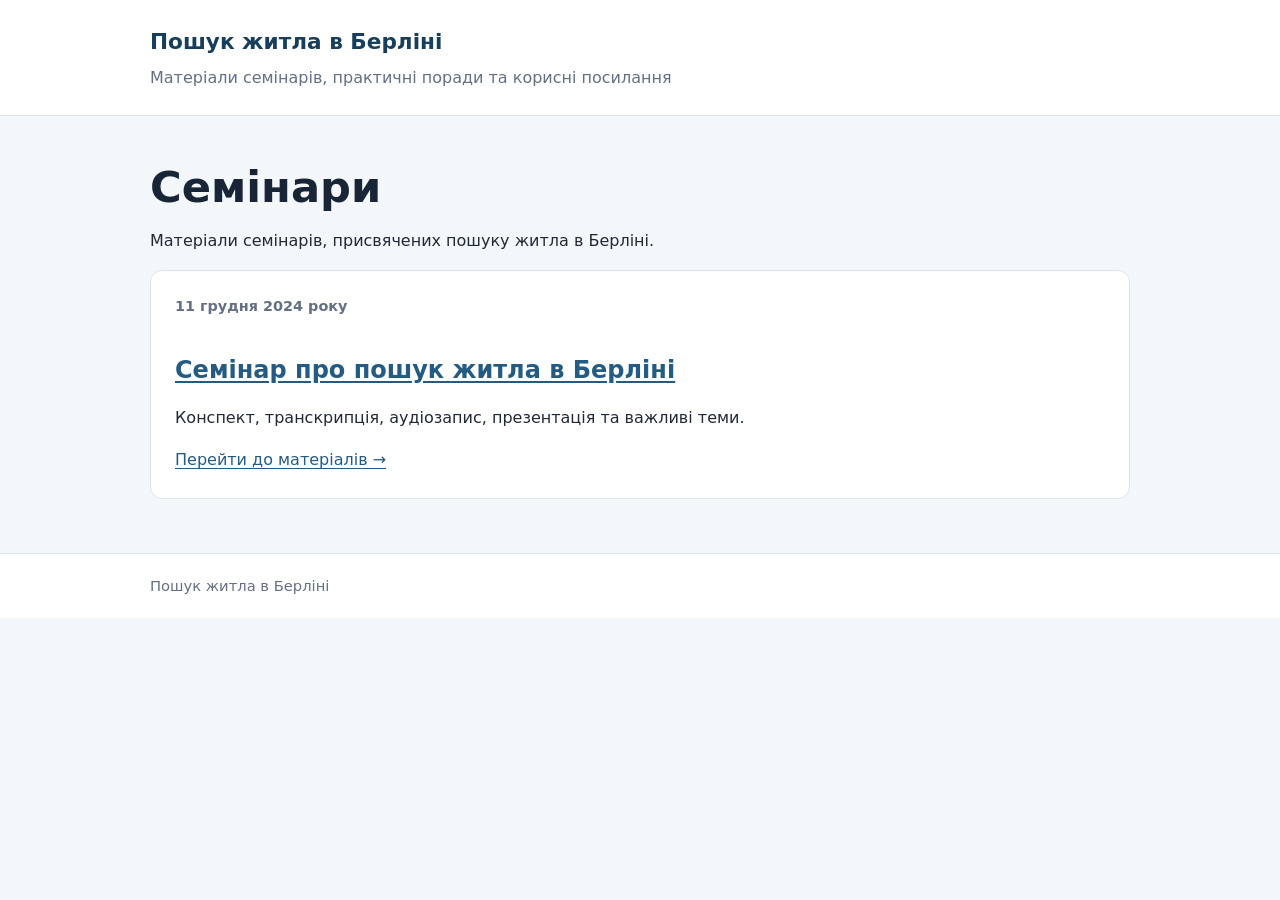
<file: index.html>
<!doctype html>
<html lang="uk"><head><meta charset="utf-8"><meta name="viewport" content="width=device-width, initial-scale=1"><meta name="description" content="Матеріали семінарів про пошук житла в Берліні."><title>Пошук житла в Берліні</title><link rel="stylesheet" href="css/style.css"></head>
<body><header class="site-header"><div class="container"><a class="site-title" href="index.html">Пошук житла в Берліні</a><p class="site-subtitle">Матеріали семінарів, практичні поради та корисні посилання</p></div></header>
<main class="container"><section class="intro"><h1>Семінари</h1><p>Матеріали семінарів, присвячених пошуку житла в Берліні.</p></section>
<section class="seminar-card"><p class="eyebrow">11 грудня 2024 року</p><h2><a href="seminars/seminar-1/index.html">Семінар про пошук житла в Берліні</a></h2><p>Конспект, транскрипція, аудіозапис, презентація та важливі теми.</p><a class="text-link" href="seminars/seminar-1/index.html">Перейти до матеріалів →</a></section></main>
<footer class="site-footer"><div class="container">Пошук житла в Берліні</div></footer></body></html>
</file>
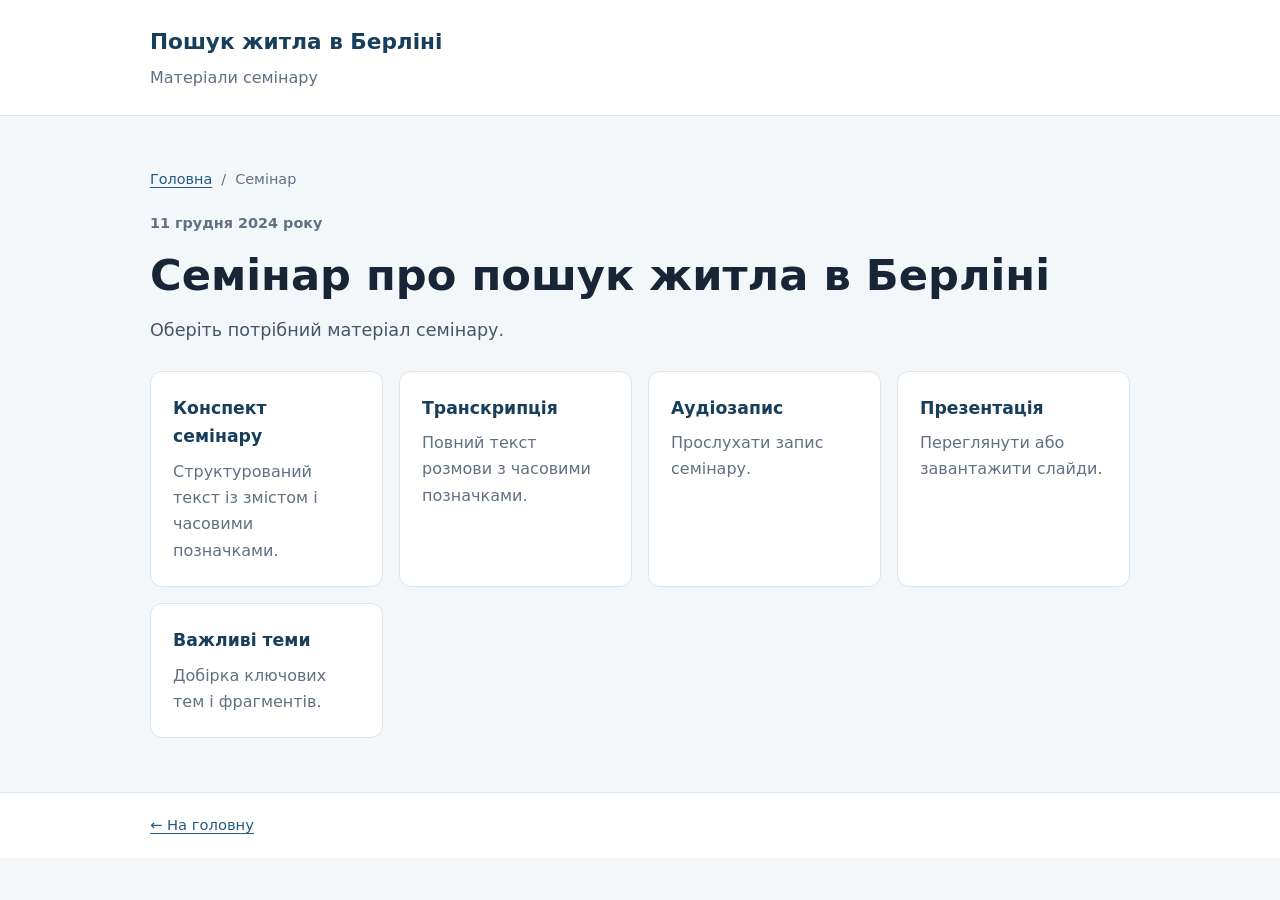
<file: seminars/seminar-1/index.html>
<!doctype html>
<html lang="uk"><head><meta charset="utf-8"><meta name="viewport" content="width=device-width, initial-scale=1"><title>Семінар про пошук житла в Берліні</title><link rel="stylesheet" href="../../css/style.css"></head>
<body><header class="site-header"><div class="container"><a class="site-title" href="../../index.html">Пошук житла в Берліні</a><p class="site-subtitle">Матеріали семінару</p></div></header>
<main class="container"><nav class="breadcrumbs"><a href="../../index.html">Головна</a><span>/</span><span>Семінар</span></nav><p class="eyebrow">11 грудня 2024 року</p><h1>Семінар про пошук житла в Берліні</h1><p class="lead">Оберіть потрібний матеріал семінару.</p>
<div class="materials-grid">
<a class="material-card" href="notes/index.html"><strong>Конспект семінару</strong><span>Структурований текст із змістом і часовими позначками.</span></a>
<a class="material-card" href="transcript/index.html"><strong>Транскрипція</strong><span>Повний текст розмови з часовими позначками.</span></a>
<a class="material-card" href="audio/index.html"><strong>Аудіозапис</strong><span>Прослухати запис семінару.</span></a>
<a class="material-card" href="presentation/index.html"><strong>Презентація</strong><span>Переглянути або завантажити слайди.</span></a>
<a class="material-card" href="highlights/index.html"><strong>Важливі теми</strong><span>Добірка ключових тем і фрагментів.</span></a>
</div></main><footer class="site-footer"><div class="container"><a href="../../index.html">← На головну</a></div></footer></body></html>
</file>
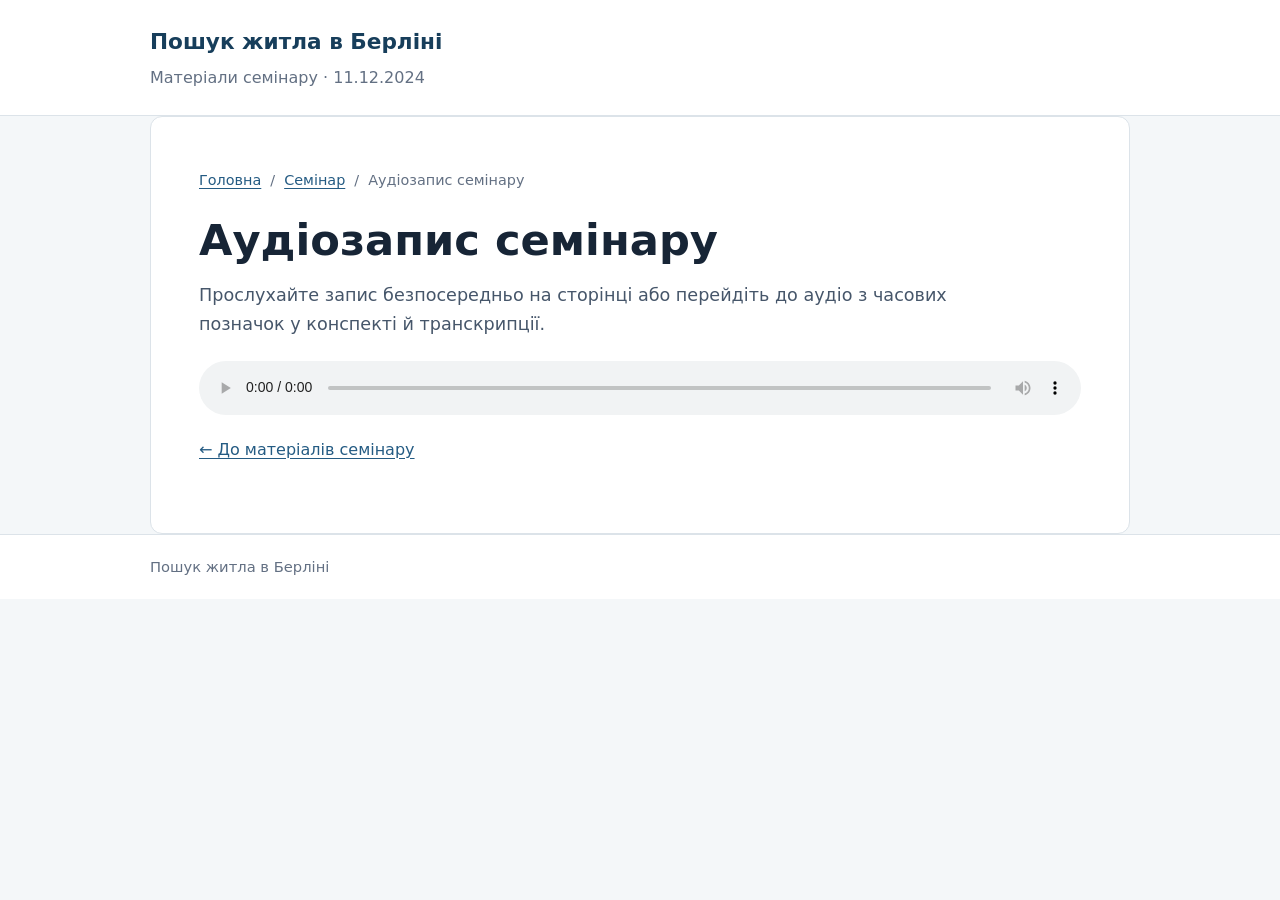
<file: seminars/seminar-1/audio/index.html>
<!doctype html><html lang="uk"><head><meta charset="utf-8"><meta name="viewport" content="width=device-width, initial-scale=1"><title>Аудіозапис семінару</title><link rel="stylesheet" href="../../../css/style.css"></head><body>
<header class="site-header"><div class="container"><a class="site-title" href="../../../index.html">Пошук житла в Берліні</a><p class="site-subtitle">Матеріали семінару · 11.12.2024</p></div></header>
<main class="container document"><nav class="breadcrumbs"><a href="../../../index.html">Головна</a><span>/</span><a href="../index.html">Семінар</a><span>/</span><span>Аудіозапис семінару</span></nav><h1>Аудіозапис семінару</h1><p class="lead">Прослухайте запис безпосередньо на сторінці або перейдіть до аудіо з часових позначок у конспекті й транскрипції.</p><audio id="seminar-audio" controls preload="metadata"><source src="HauseSucheSeminar20241211.m4a" type="audio/mp4">Ваш браузер не підтримує аудіо.</audio><p><a href="../index.html">← До матеріалів семінару</a></p></main><footer class="site-footer"><div class="container">Пошук житла в Берліні</div></footer>
<script>
  const audio = document.getElementById('seminar-audio');

  function seekToHashTime() {
    const match = window.location.hash.match(/^#t=(\d+(?:\.\d+)?)$/);
    if (!match) return;

    const seconds = Number(match[1]);
    if (!Number.isFinite(seconds)) return;
    audio.currentTime = Number.isFinite(audio.duration)
      ? Math.min(seconds, audio.duration)
      : seconds;
  }

  if (audio.readyState >= 1) {
    seekToHashTime();
  } else {
    audio.addEventListener('loadedmetadata', seekToHashTime, { once: true });
  }
  window.addEventListener('hashchange', seekToHashTime);
</script>
</body></html>
</file>
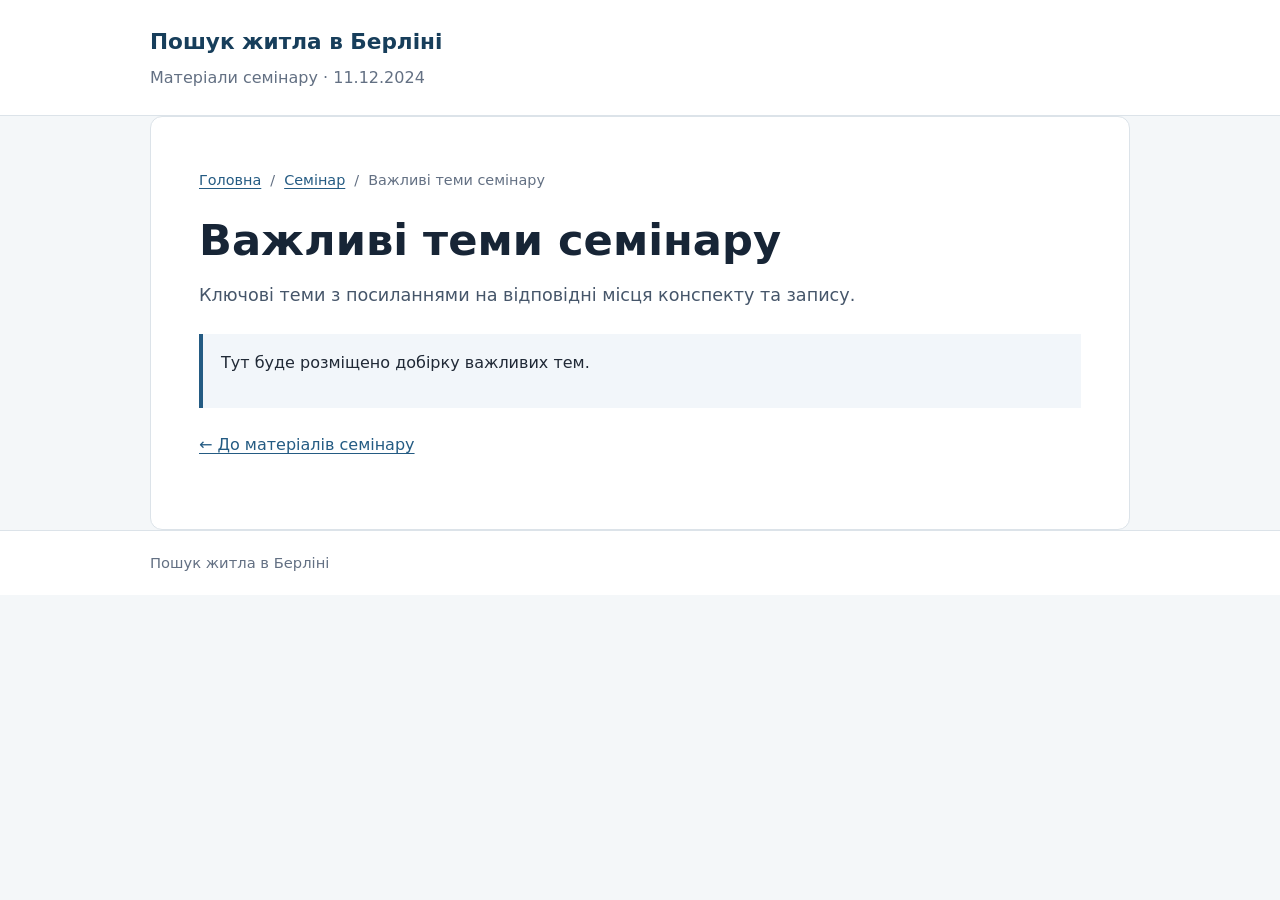
<file: seminars/seminar-1/highlights/index.html>
<!doctype html><html lang="uk"><head><meta charset="utf-8"><meta name="viewport" content="width=device-width, initial-scale=1"><title>Важливі теми семінару</title><link rel="stylesheet" href="../../../css/style.css"></head><body>
<header class="site-header"><div class="container"><a class="site-title" href="../../../index.html">Пошук житла в Берліні</a><p class="site-subtitle">Матеріали семінару · 11.12.2024</p></div></header>
<main class="container document"><nav class="breadcrumbs"><a href="../../../index.html">Головна</a><span>/</span><a href="../index.html">Семінар</a><span>/</span><span>Важливі теми семінару</span></nav><h1>Важливі теми семінару</h1><p class="lead">Ключові теми з посиланнями на відповідні місця конспекту та запису.</p><div class="notice"><p>Тут буде розміщено добірку важливих тем.</p></div><p><a href="../index.html">← До матеріалів семінару</a></p></main><footer class="site-footer"><div class="container">Пошук житла в Берліні</div></footer></body></html>
</file>
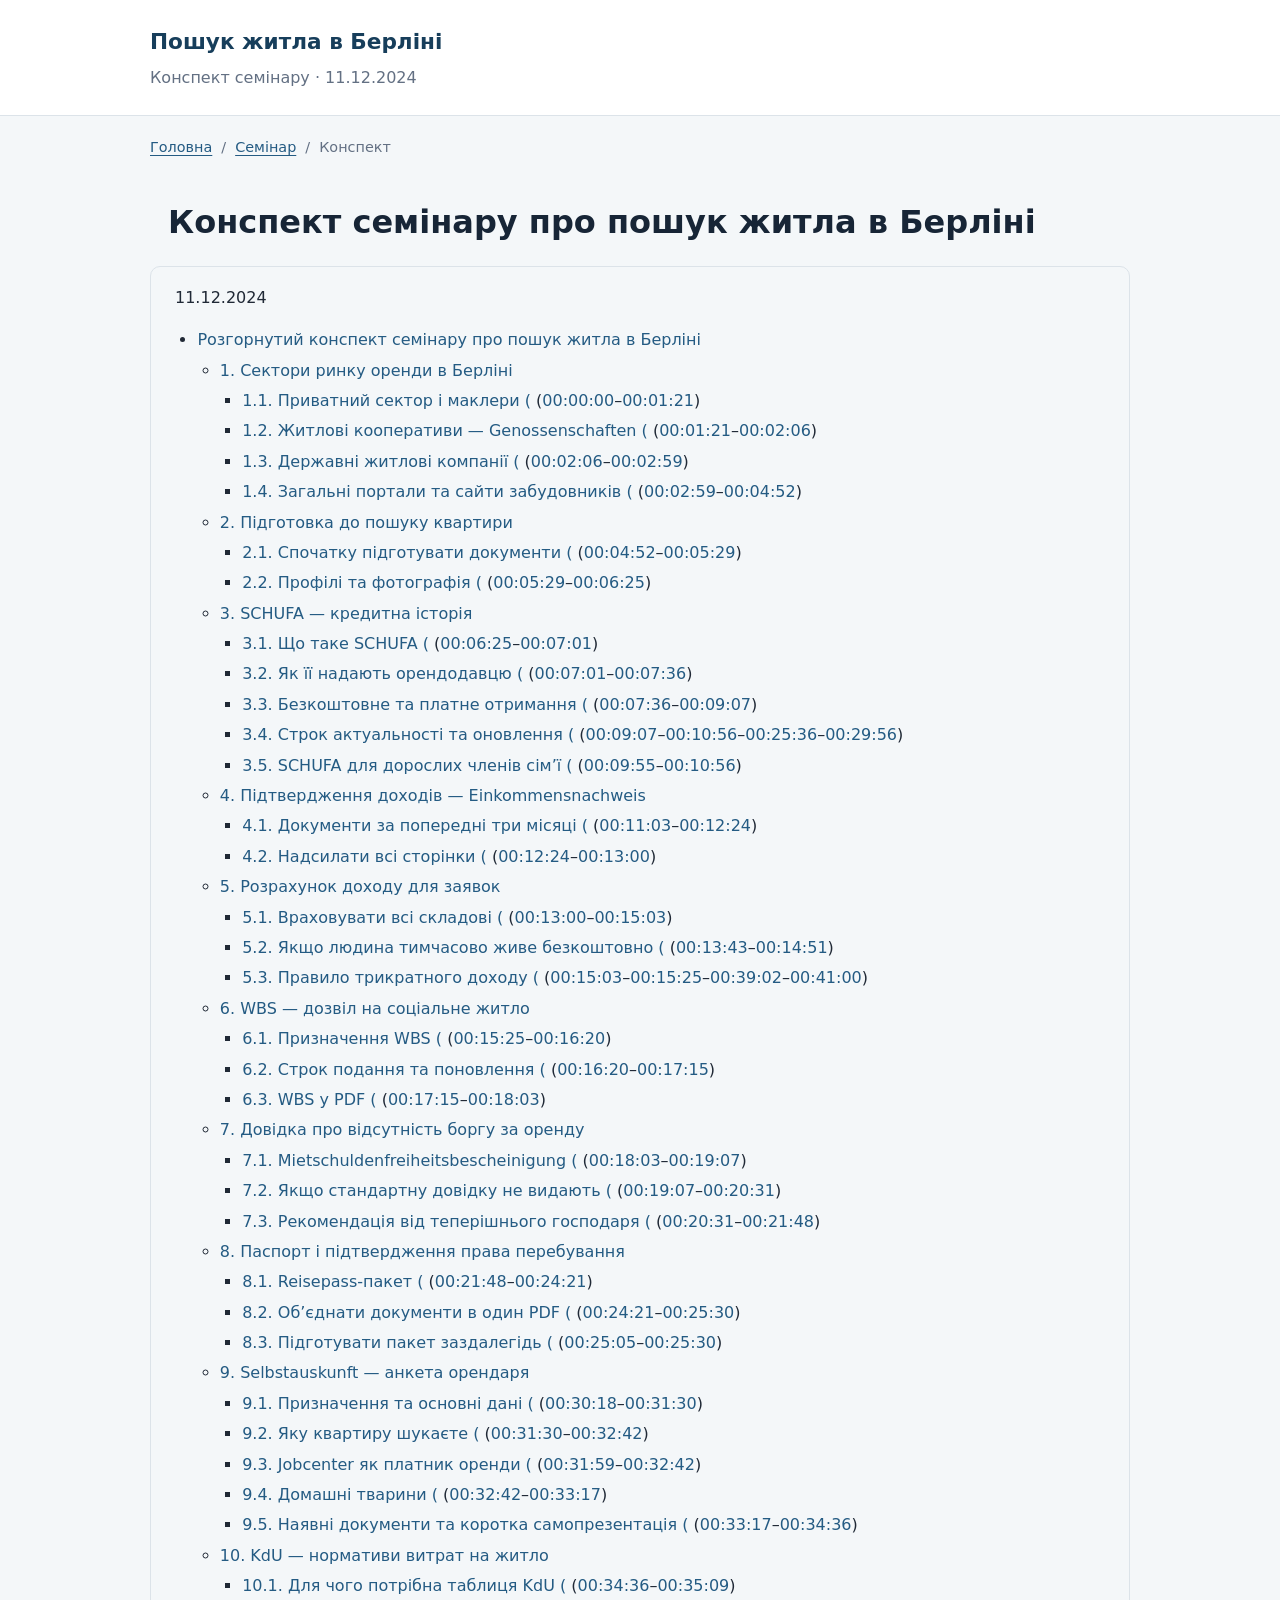
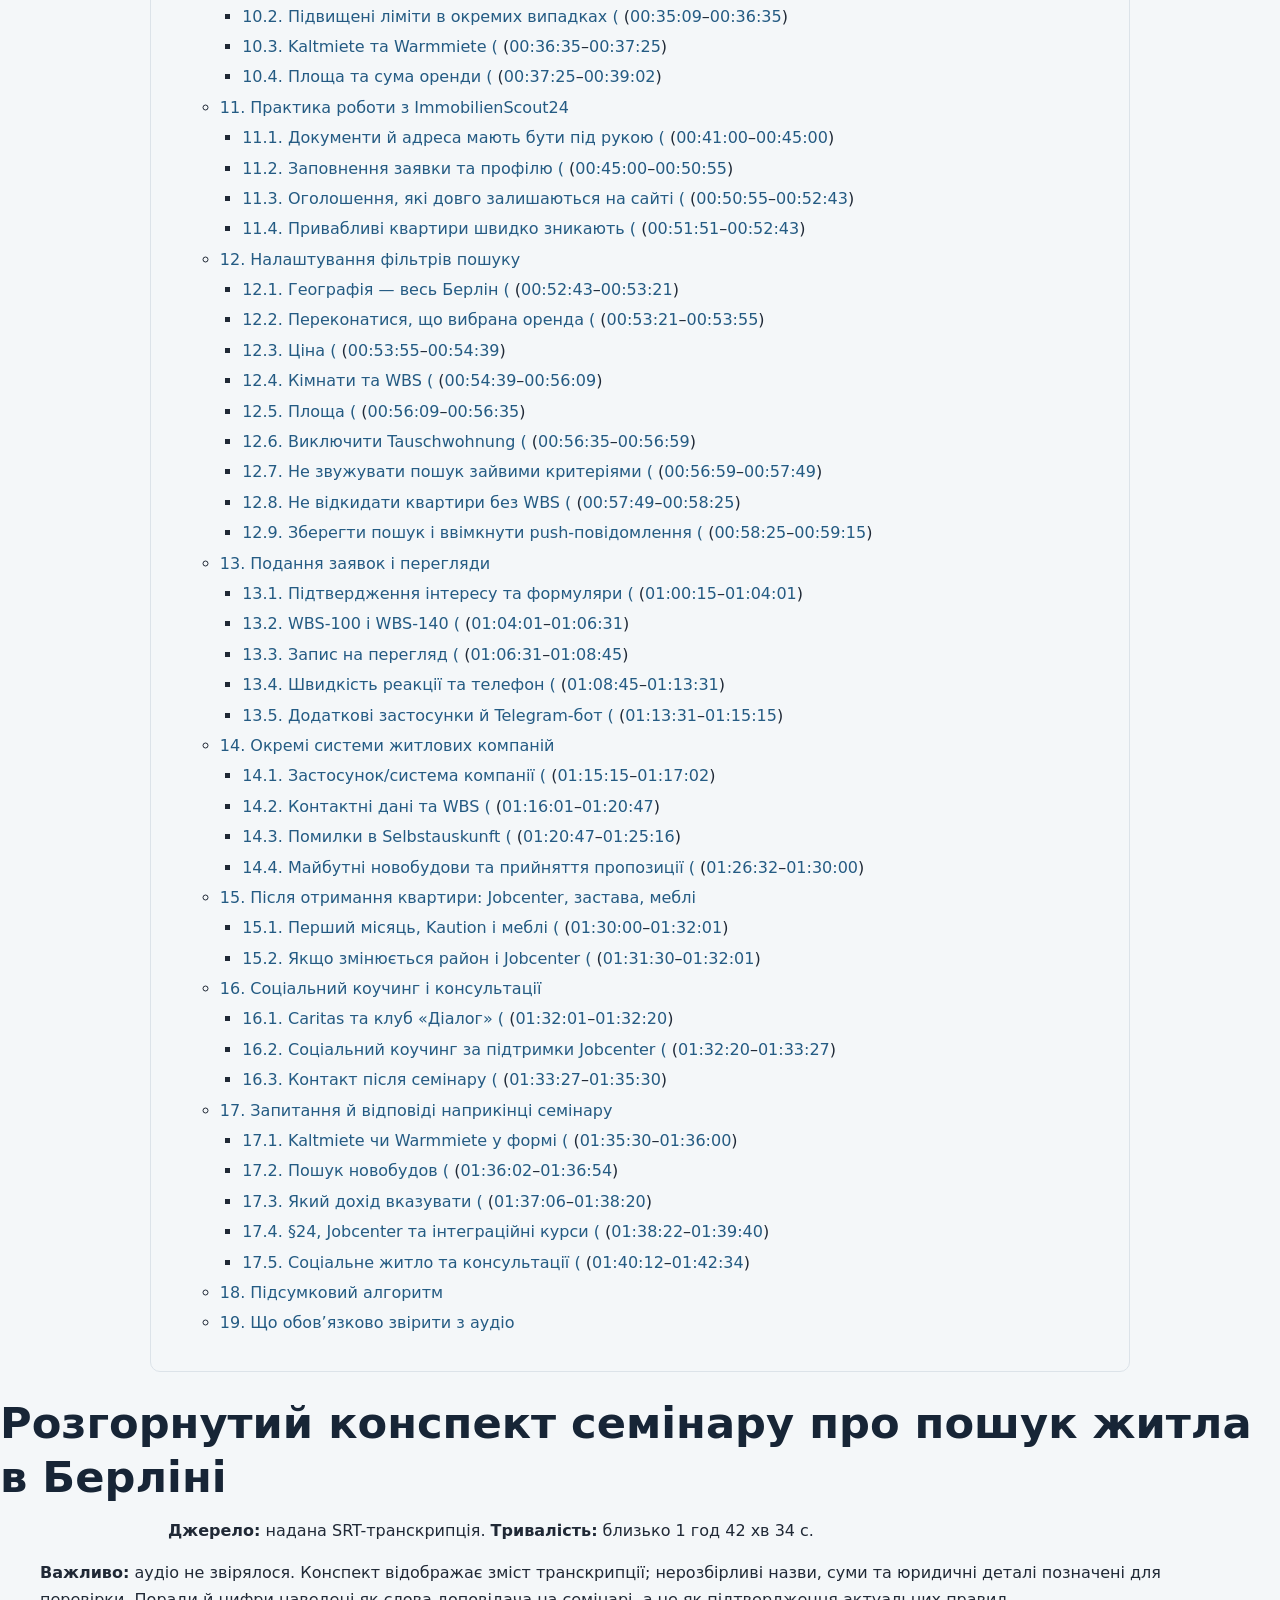
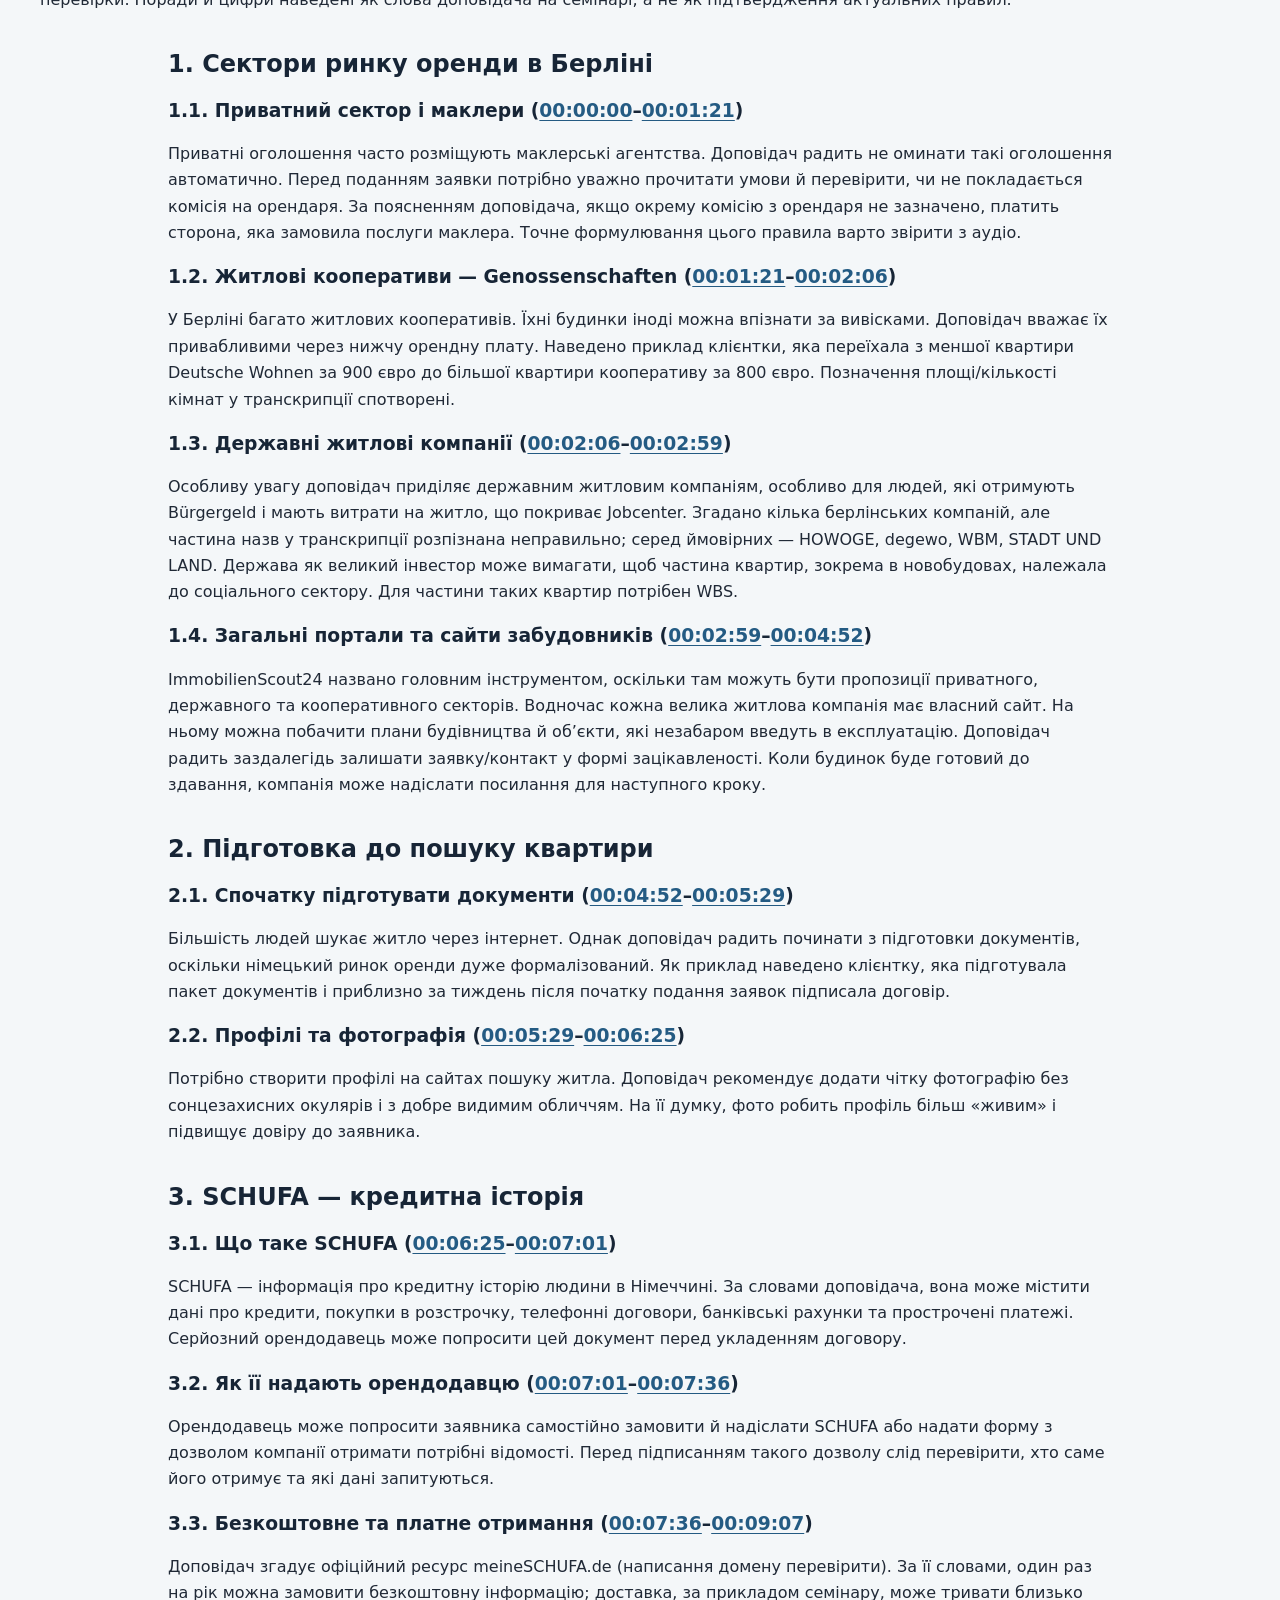
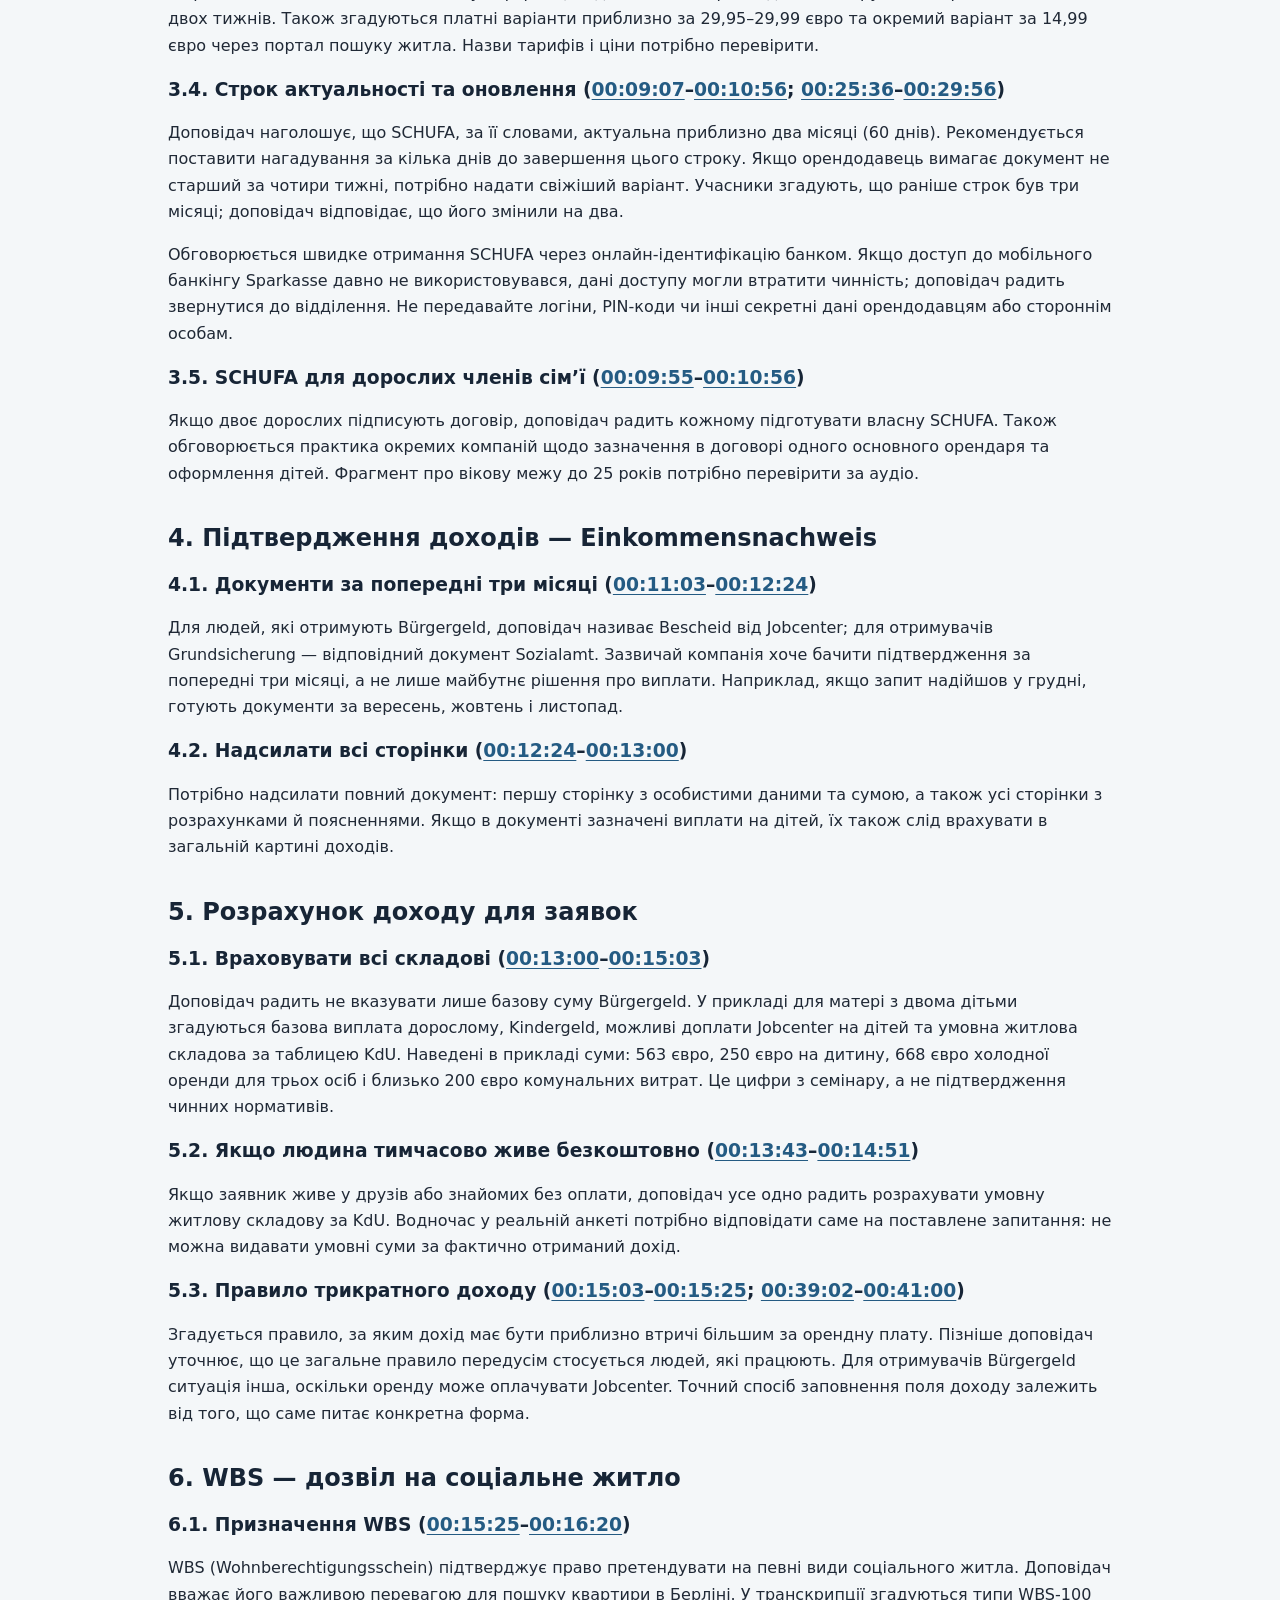
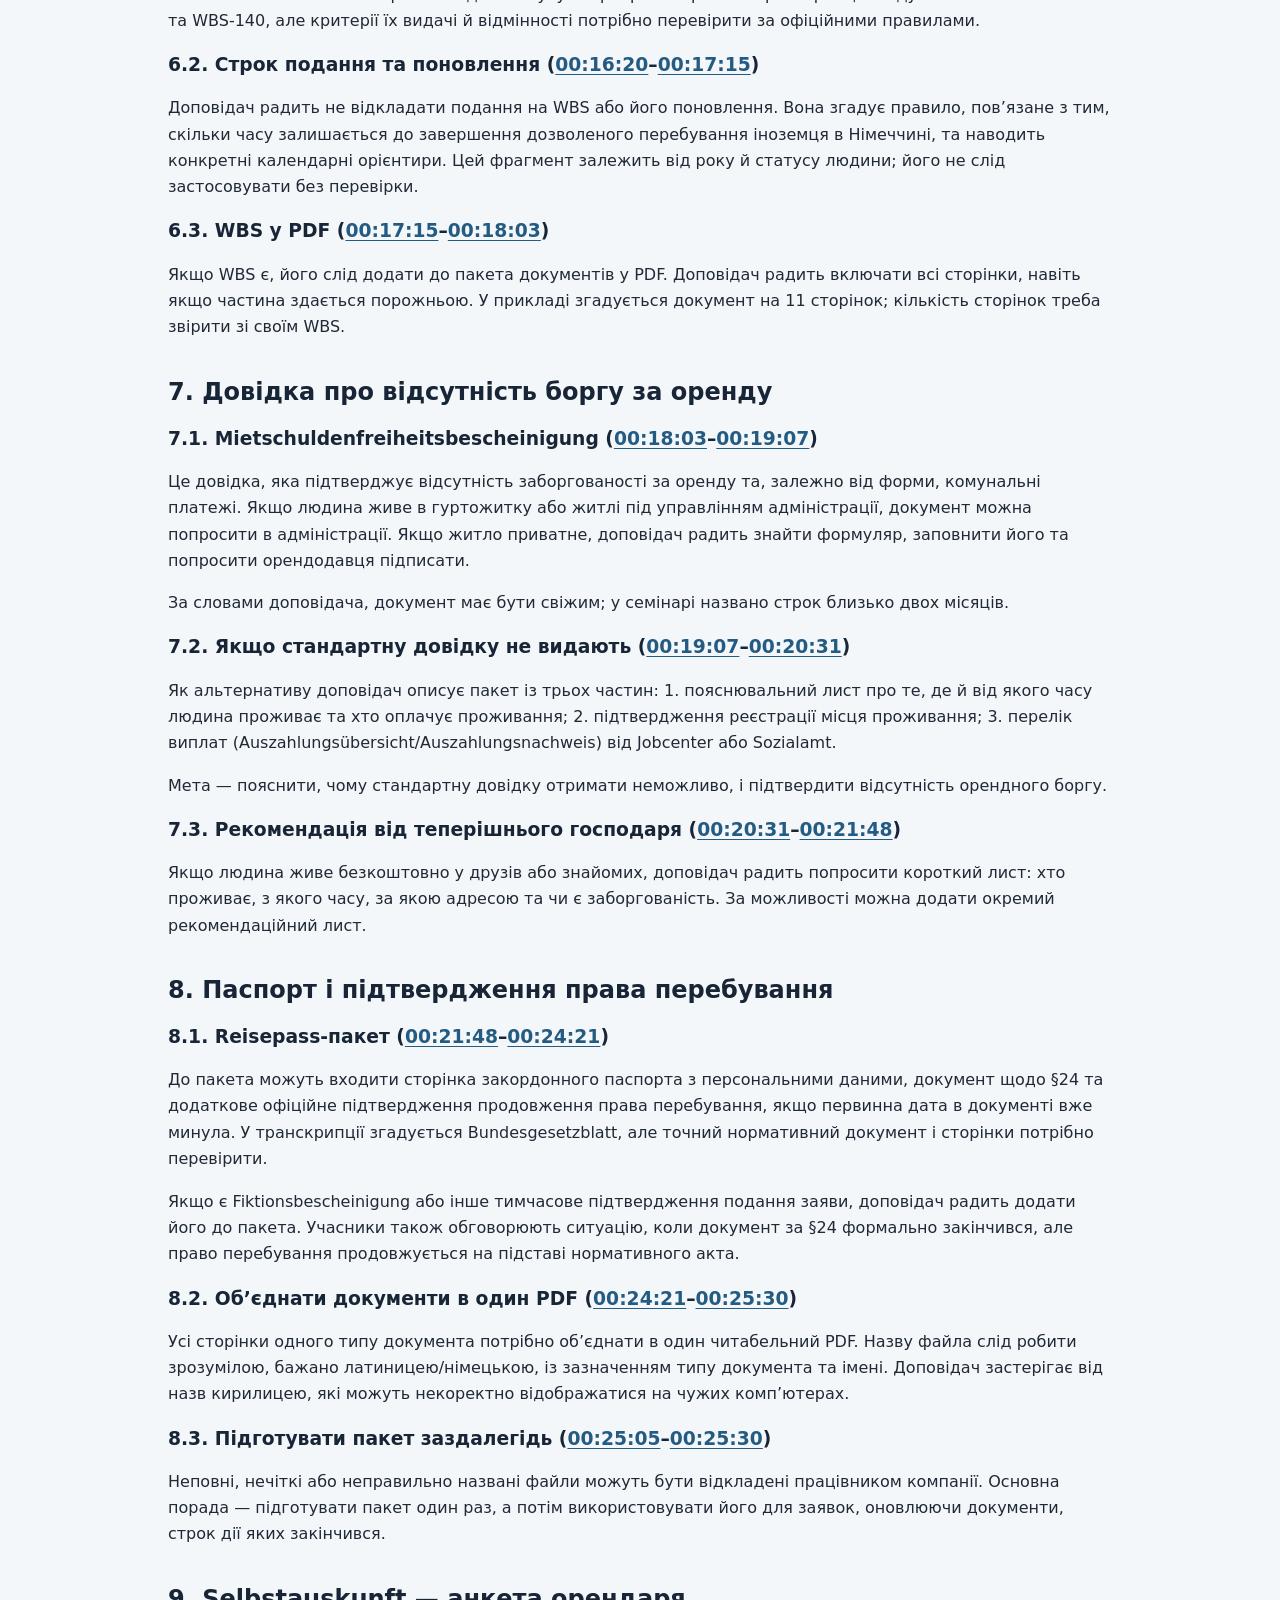
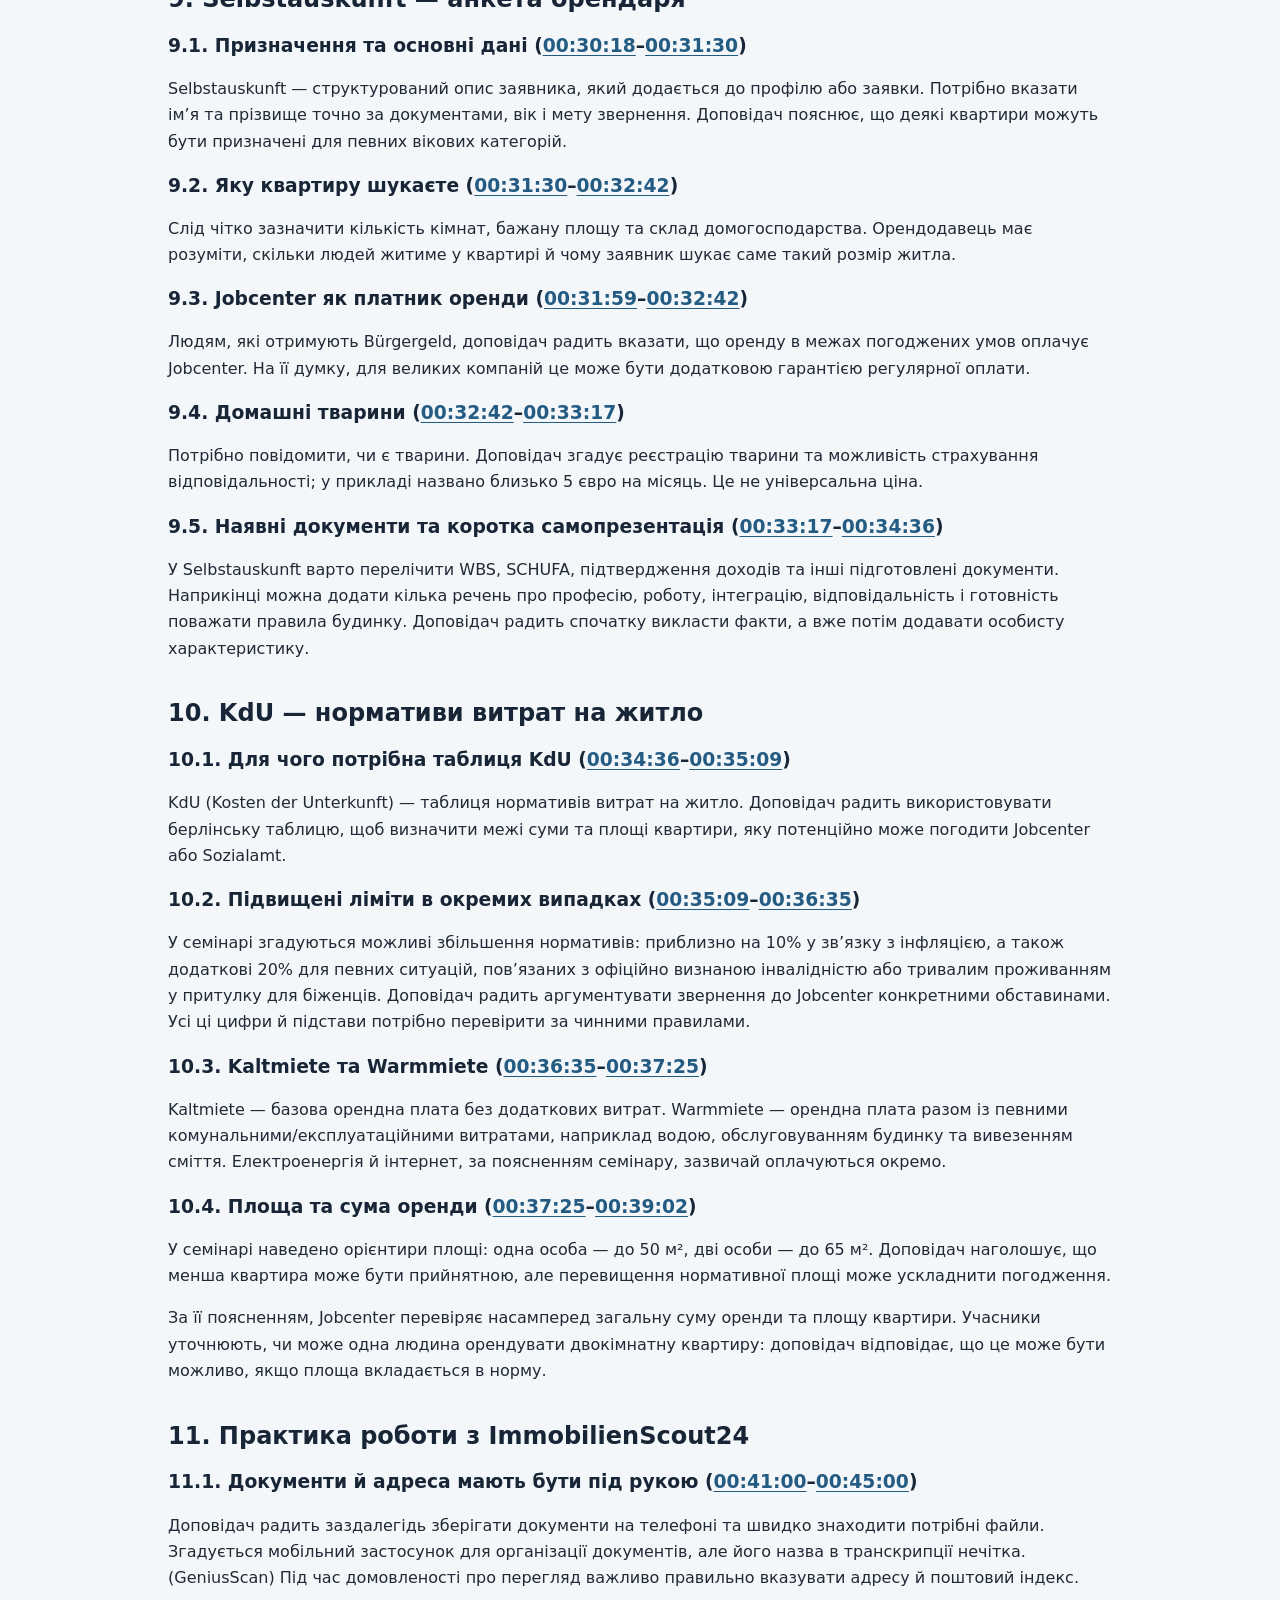
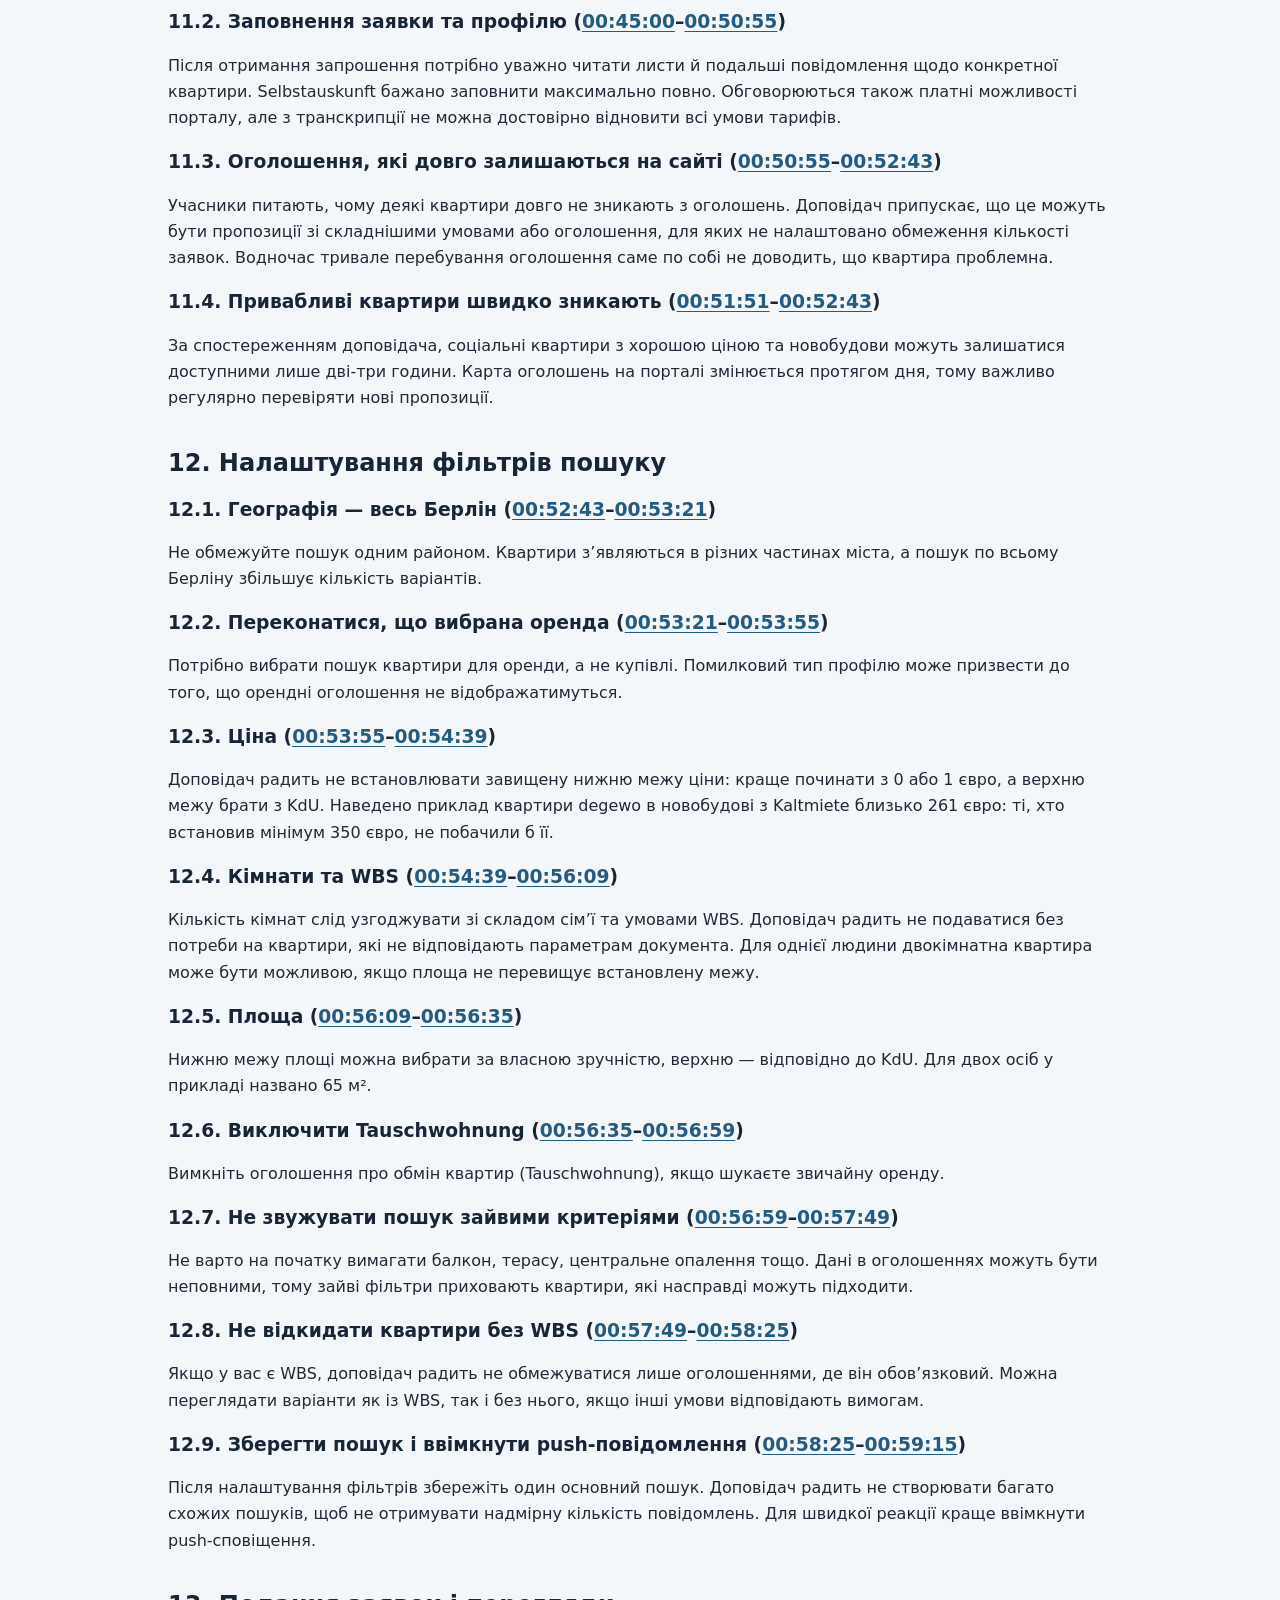
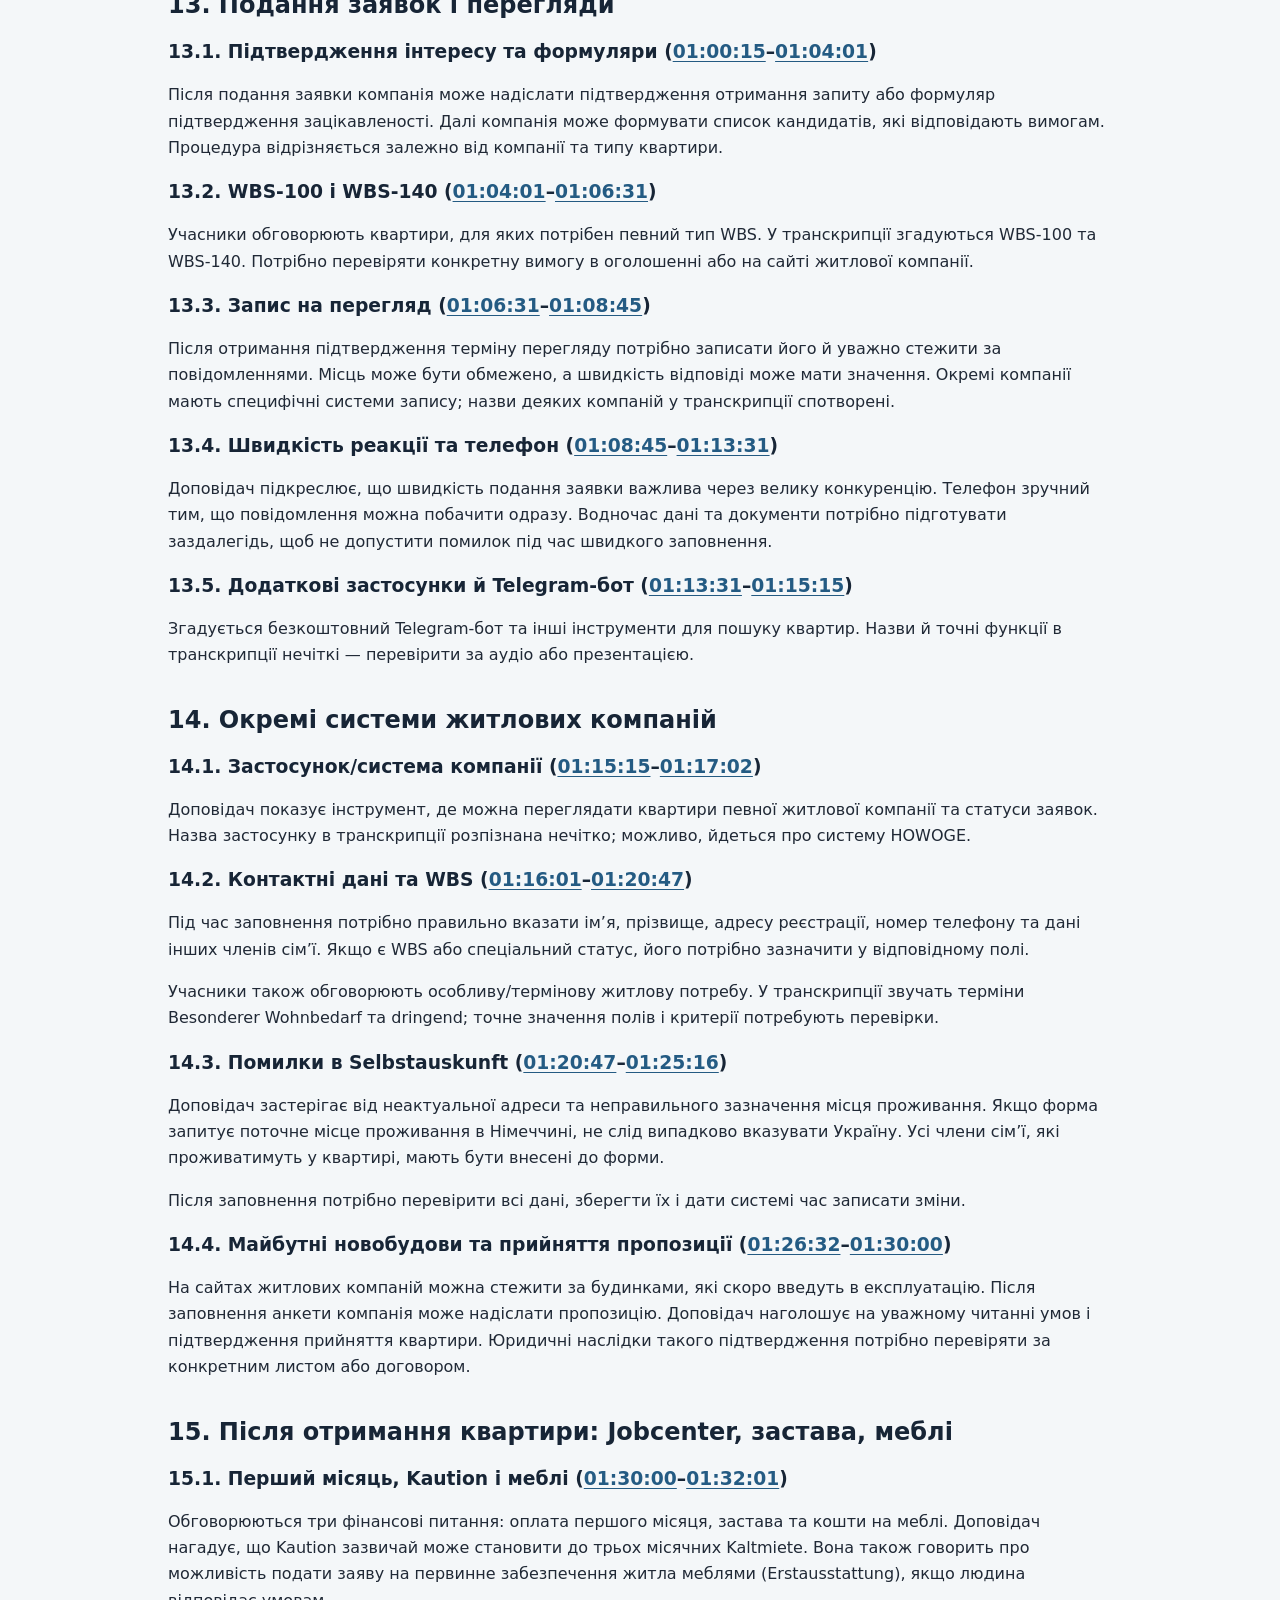
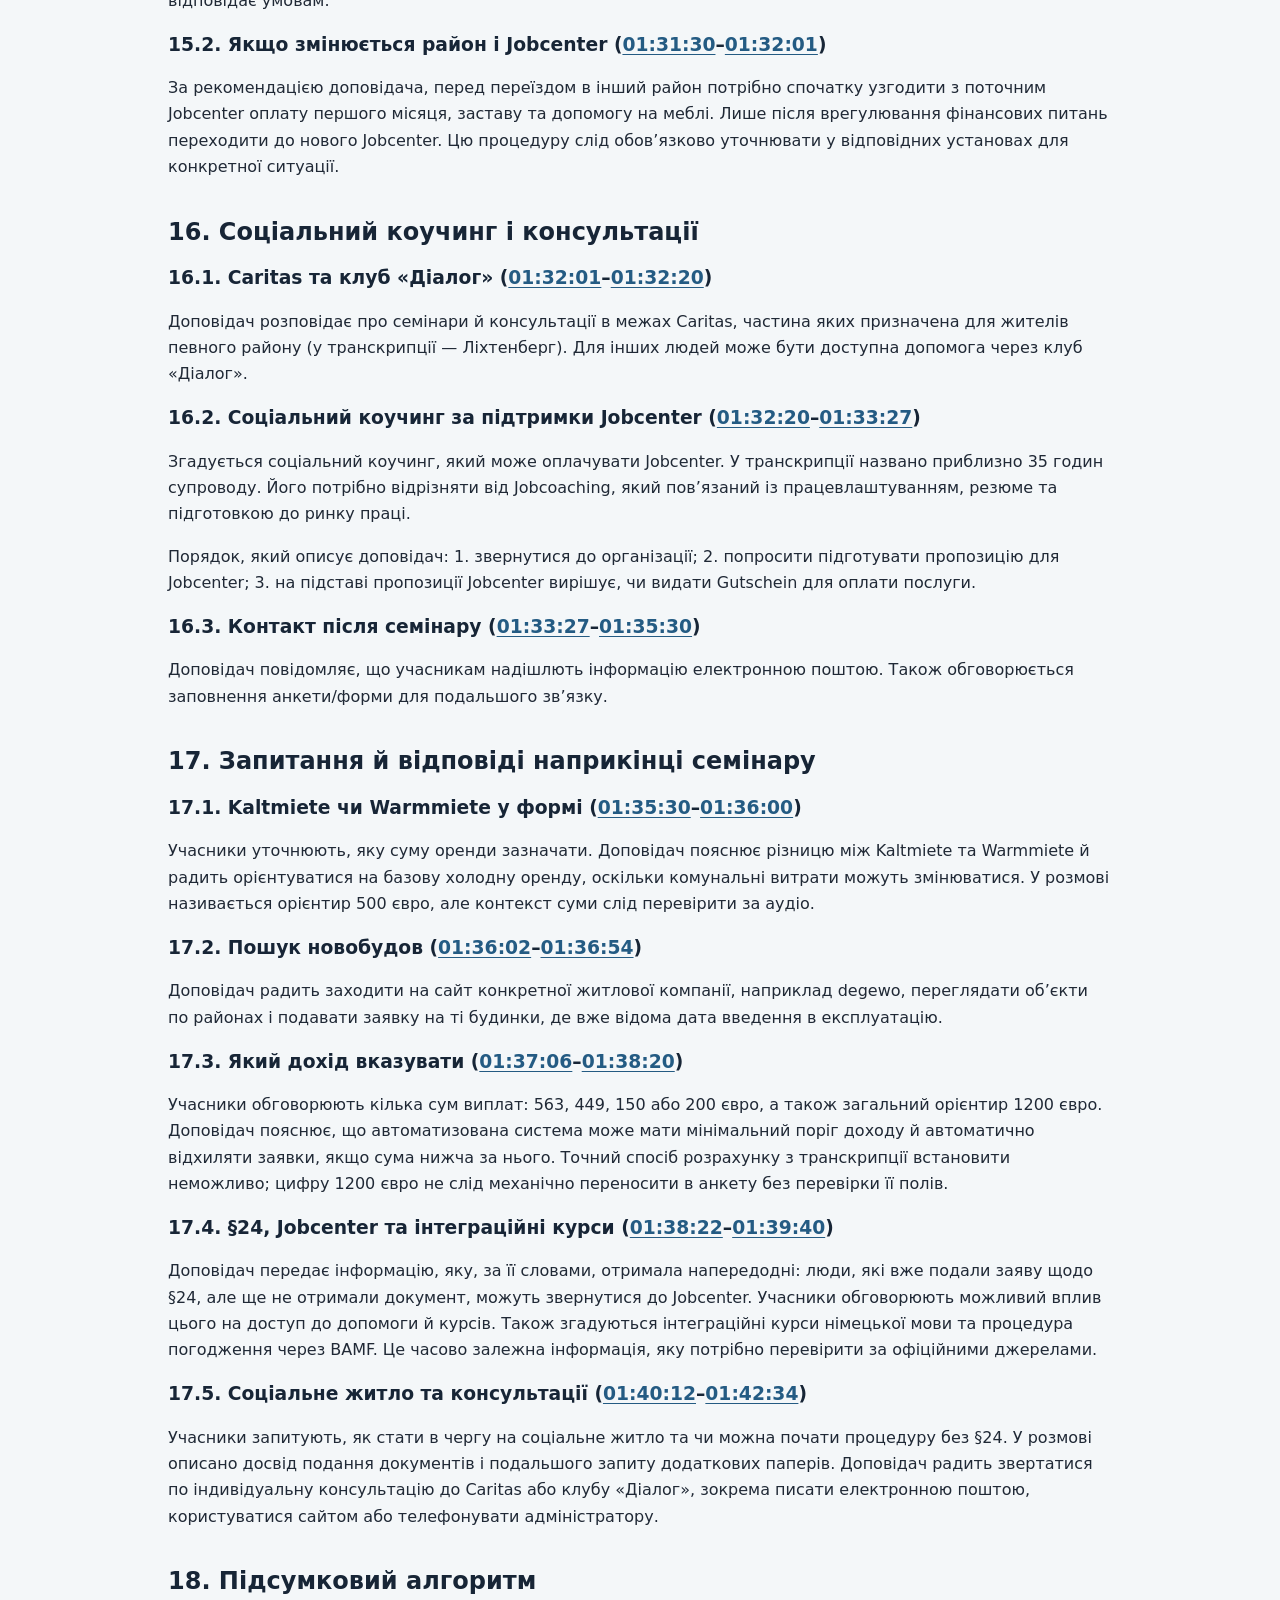
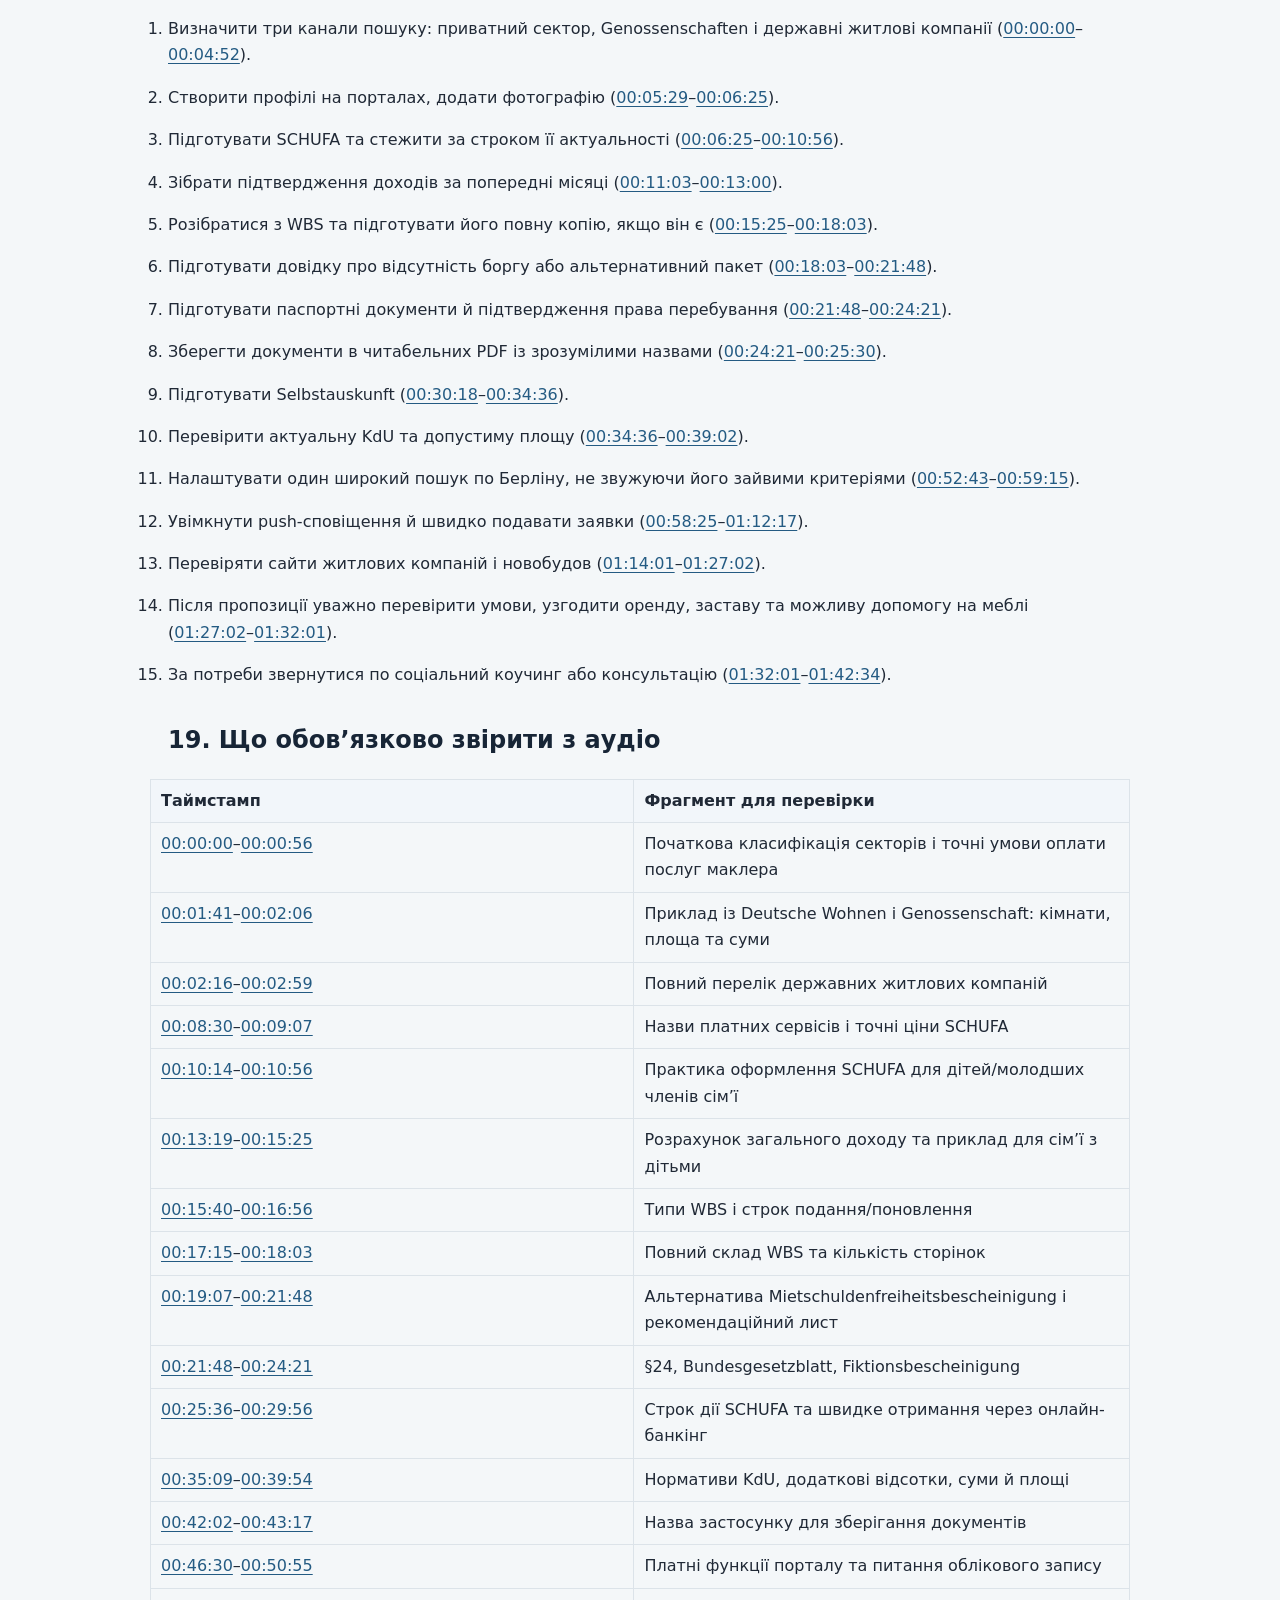
<file: seminars/seminar-1/notes/index.html>
<!DOCTYPE html>
<html lang="uk" xmlns="http://www.w3.org/1999/xhtml">
<head>
  <meta charset="utf-8" />
  <meta name="generator" content="pandoc 3.13" />
  <meta name="viewport" content="width=device-width, initial-scale=1.0, user-scalable=yes" />
  <title>Конспект семінару про пошук житла в Берліні</title>
  <style>
    /* Default styles provided by pandoc.
    ** See https://pandoc.org/MANUAL.html#variables-for-html for config info.
    */
    span.smallcaps{font-variant: small-caps;}
    div.columns{display: flex; gap: 1.5em;}
    div.column{flex: auto;}
    @media screen {
    div.columns{gap: min(4vw, 1.5em);}
    div.column{overflow-x: auto;}
    }
    div.hanging-indent{margin-left: 1.5em; text-indent: -1.5em;}
    /* The extra [class] is a hack that increases specificity enough to
       override a similar rule in reveal.js */
    ul.task-list[class]{list-style: none;}
    ul.task-list li input[type="checkbox"] {
      font-size: inherit;
      width: 0.8em;
      margin: 0 0.8em 0.2em -1.6em;
      vertical-align: middle;
    }
  </style>
  <link rel="stylesheet" href="../../../css/style.css" />
</head>
<body>
<header class="site-header"><div class="container"><a class="site-title" href="../../../index.html">Пошук житла в Берліні</a><p class="site-subtitle">Конспект семінару · 11.12.2024</p></div></header>
<nav class="breadcrumbs container"><a href="../../../index.html">Головна</a><span>/</span><a href="../index.html">Семінар</a><span>/</span><span>Конспект</span></nav>

<header id="title-block-header">
<h1 class="title">Конспект семінару про пошук житла в Берліні</h1>
</header>
<nav id="TOC" role="doc-toc">
<p>11.12.2024</p>
<ul>
<li><a href="#розгорнутий-конспект-семінару-про-пошук-житла-в-берліні"
id="toc-розгорнутий-конспект-семінару-про-пошук-житла-в-берліні">Розгорнутий
конспект семінару про пошук житла в Берліні</a>
<ul>
<li><a href="#сектори-ринку-оренди-в-берліні"
id="toc-сектори-ринку-оренди-в-берліні">1. Сектори ринку оренди в
Берліні</a>
<ul>
<li><a href="#приватний-сектор-і-маклери-000000000121"
id="toc-приватний-сектор-і-маклери-000000000121">1.1. Приватний сектор і
маклери (00:00:00–00:01:21)</a></li>
<li><a href="#житлові-кооперативи-genossenschaften-000121000206"
id="toc-житлові-кооперативи-genossenschaften-000121000206">1.2. Житлові
кооперативи — Genossenschaften (00:01:21–00:02:06)</a></li>
<li><a href="#державні-житлові-компанії-000206000259"
id="toc-державні-житлові-компанії-000206000259">1.3. Державні житлові
компанії (00:02:06–00:02:59)</a></li>
<li><a href="#загальні-портали-та-сайти-забудовників-000259000452"
id="toc-загальні-портали-та-сайти-забудовників-000259000452">1.4.
Загальні портали та сайти забудовників (00:02:59–00:04:52)</a></li>
</ul></li>
<li><a href="#підготовка-до-пошуку-квартири"
id="toc-підготовка-до-пошуку-квартири">2. Підготовка до пошуку
квартири</a>
<ul>
<li><a href="#спочатку-підготувати-документи-000452000529"
id="toc-спочатку-підготувати-документи-000452000529">2.1. Спочатку
підготувати документи (00:04:52–00:05:29)</a></li>
<li><a href="#профілі-та-фотографія-000529000625"
id="toc-профілі-та-фотографія-000529000625">2.2. Профілі та фотографія
(00:05:29–00:06:25)</a></li>
</ul></li>
<li><a href="#schufa-кредитна-історія"
id="toc-schufa-кредитна-історія">3. SCHUFA — кредитна історія</a>
<ul>
<li><a href="#що-таке-schufa-000625000701"
id="toc-що-таке-schufa-000625000701">3.1. Що таке SCHUFA
(00:06:25–00:07:01)</a></li>
<li><a href="#як-її-надають-орендодавцю-000701000736"
id="toc-як-її-надають-орендодавцю-000701000736">3.2. Як її надають
орендодавцю (00:07:01–00:07:36)</a></li>
<li><a href="#безкоштовне-та-платне-отримання-000736000907"
id="toc-безкоштовне-та-платне-отримання-000736000907">3.3. Безкоштовне
та платне отримання (00:07:36–00:09:07)</a></li>
<li><a href="#строк-актуальності-та-оновлення-000907001056-002536002956"
id="toc-строк-актуальності-та-оновлення-000907001056-002536002956">3.4.
Строк актуальності та оновлення (00:09:07–00:10:56;
00:25:36–00:29:56)</a></li>
<li><a href="#schufa-для-дорослих-членів-сімї-000955001056"
id="toc-schufa-для-дорослих-членів-сімї-000955001056">3.5. SCHUFA для
дорослих членів сім’ї (00:09:55–00:10:56)</a></li>
</ul></li>
<li><a href="#підтвердження-доходів-einkommensnachweis"
id="toc-підтвердження-доходів-einkommensnachweis">4. Підтвердження
доходів — Einkommensnachweis</a>
<ul>
<li><a href="#документи-за-попередні-три-місяці-001103001224"
id="toc-документи-за-попередні-три-місяці-001103001224">4.1. Документи
за попередні три місяці (00:11:03–00:12:24)</a></li>
<li><a href="#надсилати-всі-сторінки-001224001300"
id="toc-надсилати-всі-сторінки-001224001300">4.2. Надсилати всі сторінки
(00:12:24–00:13:00)</a></li>
</ul></li>
<li><a href="#розрахунок-доходу-для-заявок"
id="toc-розрахунок-доходу-для-заявок">5. Розрахунок доходу для
заявок</a>
<ul>
<li><a href="#враховувати-всі-складові-001300001503"
id="toc-враховувати-всі-складові-001300001503">5.1. Враховувати всі
складові (00:13:00–00:15:03)</a></li>
<li><a href="#якщо-людина-тимчасово-живе-безкоштовно-001343001451"
id="toc-якщо-людина-тимчасово-живе-безкоштовно-001343001451">5.2. Якщо
людина тимчасово живе безкоштовно (00:13:43–00:14:51)</a></li>
<li><a href="#правило-трикратного-доходу-001503001525-003902004100"
id="toc-правило-трикратного-доходу-001503001525-003902004100">5.3.
Правило трикратного доходу (00:15:03–00:15:25;
00:39:02–00:41:00)</a></li>
</ul></li>
<li><a href="#wbs-дозвіл-на-соціальне-житло"
id="toc-wbs-дозвіл-на-соціальне-житло">6. WBS — дозвіл на соціальне
житло</a>
<ul>
<li><a href="#призначення-wbs-001525001620"
id="toc-призначення-wbs-001525001620">6.1. Призначення WBS
(00:15:25–00:16:20)</a></li>
<li><a href="#строк-подання-та-поновлення-001620001715"
id="toc-строк-подання-та-поновлення-001620001715">6.2. Строк подання та
поновлення (00:16:20–00:17:15)</a></li>
<li><a href="#wbs-у-pdf-001715001803"
id="toc-wbs-у-pdf-001715001803">6.3. WBS у PDF
(00:17:15–00:18:03)</a></li>
</ul></li>
<li><a href="#довідка-про-відсутність-боргу-за-оренду"
id="toc-довідка-про-відсутність-боргу-за-оренду">7. Довідка про
відсутність боргу за оренду</a>
<ul>
<li><a href="#mietschuldenfreiheitsbescheinigung-001803001907"
id="toc-mietschuldenfreiheitsbescheinigung-001803001907">7.1.
Mietschuldenfreiheitsbescheinigung (00:18:03–00:19:07)</a></li>
<li><a href="#якщо-стандартну-довідку-не-видають-001907002031"
id="toc-якщо-стандартну-довідку-не-видають-001907002031">7.2. Якщо
стандартну довідку не видають (00:19:07–00:20:31)</a></li>
<li><a href="#рекомендація-від-теперішнього-господаря-002031002148"
id="toc-рекомендація-від-теперішнього-господаря-002031002148">7.3.
Рекомендація від теперішнього господаря (00:20:31–00:21:48)</a></li>
</ul></li>
<li><a href="#паспорт-і-підтвердження-права-перебування"
id="toc-паспорт-і-підтвердження-права-перебування">8. Паспорт і
підтвердження права перебування</a>
<ul>
<li><a href="#reisepass-пакет-002148002421"
id="toc-reisepass-пакет-002148002421">8.1. Reisepass-пакет
(00:21:48–00:24:21)</a></li>
<li><a href="#обєднати-документи-в-один-pdf-002421002530"
id="toc-обєднати-документи-в-один-pdf-002421002530">8.2. Об’єднати
документи в один PDF (00:24:21–00:25:30)</a></li>
<li><a href="#підготувати-пакет-заздалегідь-002505002530"
id="toc-підготувати-пакет-заздалегідь-002505002530">8.3. Підготувати
пакет заздалегідь (00:25:05–00:25:30)</a></li>
</ul></li>
<li><a href="#selbstauskunft-анкета-орендаря"
id="toc-selbstauskunft-анкета-орендаря">9. Selbstauskunft — анкета
орендаря</a>
<ul>
<li><a href="#призначення-та-основні-дані-003018003130"
id="toc-призначення-та-основні-дані-003018003130">9.1. Призначення та
основні дані (00:30:18–00:31:30)</a></li>
<li><a href="#яку-квартиру-шукаєте-003130003242"
id="toc-яку-квартиру-шукаєте-003130003242">9.2. Яку квартиру шукаєте
(00:31:30–00:32:42)</a></li>
<li><a href="#jobcenter-як-платник-оренди-003159003242"
id="toc-jobcenter-як-платник-оренди-003159003242">9.3. Jobcenter як
платник оренди (00:31:59–00:32:42)</a></li>
<li><a href="#домашні-тварини-003242003317"
id="toc-домашні-тварини-003242003317">9.4. Домашні тварини
(00:32:42–00:33:17)</a></li>
<li><a href="#наявні-документи-та-коротка-самопрезентація-003317003436"
id="toc-наявні-документи-та-коротка-самопрезентація-003317003436">9.5.
Наявні документи та коротка самопрезентація (00:33:17–00:34:36)</a></li>
</ul></li>
<li><a href="#kdu-нормативи-витрат-на-житло"
id="toc-kdu-нормативи-витрат-на-житло">10. KdU — нормативи витрат на
житло</a>
<ul>
<li><a href="#для-чого-потрібна-таблиця-kdu-003436003509"
id="toc-для-чого-потрібна-таблиця-kdu-003436003509">10.1. Для чого
потрібна таблиця KdU (00:34:36–00:35:09)</a></li>
<li><a href="#підвищені-ліміти-в-окремих-випадках-003509003635"
id="toc-підвищені-ліміти-в-окремих-випадках-003509003635">10.2.
Підвищені ліміти в окремих випадках (00:35:09–00:36:35)</a></li>
<li><a href="#kaltmiete-та-warmmiete-003635003725"
id="toc-kaltmiete-та-warmmiete-003635003725">10.3. Kaltmiete та
Warmmiete (00:36:35–00:37:25)</a></li>
<li><a href="#площа-та-сума-оренди-003725003902"
id="toc-площа-та-сума-оренди-003725003902">10.4. Площа та сума оренди
(00:37:25–00:39:02)</a></li>
</ul></li>
<li><a href="#практика-роботи-з-immobilienscout24"
id="toc-практика-роботи-з-immobilienscout24">11. Практика роботи з
ImmobilienScout24</a>
<ul>
<li><a href="#документи-й-адреса-мають-бути-під-рукою-004100004500"
id="toc-документи-й-адреса-мають-бути-під-рукою-004100004500">11.1.
Документи й адреса мають бути під рукою (00:41:00–00:45:00)</a></li>
<li><a href="#заповнення-заявки-та-профілю-004500005055"
id="toc-заповнення-заявки-та-профілю-004500005055">11.2. Заповнення
заявки та профілю (00:45:00–00:50:55)</a></li>
<li><a href="#оголошення-які-довго-залишаються-на-сайті-005055005243"
id="toc-оголошення-які-довго-залишаються-на-сайті-005055005243">11.3.
Оголошення, які довго залишаються на сайті (00:50:55–00:52:43)</a></li>
<li><a href="#привабливі-квартири-швидко-зникають-005151005243"
id="toc-привабливі-квартири-швидко-зникають-005151005243">11.4.
Привабливі квартири швидко зникають (00:51:51–00:52:43)</a></li>
</ul></li>
<li><a href="#налаштування-фільтрів-пошуку"
id="toc-налаштування-фільтрів-пошуку">12. Налаштування фільтрів
пошуку</a>
<ul>
<li><a href="#географія-весь-берлін-005243005321"
id="toc-географія-весь-берлін-005243005321">12.1. Географія — весь
Берлін (00:52:43–00:53:21)</a></li>
<li><a href="#переконатися-що-вибрана-оренда-005321005355"
id="toc-переконатися-що-вибрана-оренда-005321005355">12.2. Переконатися,
що вибрана оренда (00:53:21–00:53:55)</a></li>
<li><a href="#ціна-005355005439" id="toc-ціна-005355005439">12.3. Ціна
(00:53:55–00:54:39)</a></li>
<li><a href="#кімнати-та-wbs-005439005609"
id="toc-кімнати-та-wbs-005439005609">12.4. Кімнати та WBS
(00:54:39–00:56:09)</a></li>
<li><a href="#площа-005609005635" id="toc-площа-005609005635">12.5.
Площа (00:56:09–00:56:35)</a></li>
<li><a href="#виключити-tauschwohnung-005635005659"
id="toc-виключити-tauschwohnung-005635005659">12.6. Виключити
Tauschwohnung (00:56:35–00:56:59)</a></li>
<li><a href="#не-звужувати-пошук-зайвими-критеріями-005659005749"
id="toc-не-звужувати-пошук-зайвими-критеріями-005659005749">12.7. Не
звужувати пошук зайвими критеріями (00:56:59–00:57:49)</a></li>
<li><a href="#не-відкидати-квартири-без-wbs-005749005825"
id="toc-не-відкидати-квартири-без-wbs-005749005825">12.8. Не відкидати
квартири без WBS (00:57:49–00:58:25)</a></li>
<li><a href="#зберегти-пошук-і-ввімкнути-push-повідомлення-005825005915"
id="toc-зберегти-пошук-і-ввімкнути-push-повідомлення-005825005915">12.9.
Зберегти пошук і ввімкнути push-повідомлення
(00:58:25–00:59:15)</a></li>
</ul></li>
<li><a href="#подання-заявок-і-перегляди"
id="toc-подання-заявок-і-перегляди">13. Подання заявок і перегляди</a>
<ul>
<li><a href="#підтвердження-інтересу-та-формуляри-010015010401"
id="toc-підтвердження-інтересу-та-формуляри-010015010401">13.1.
Підтвердження інтересу та формуляри (01:00:15–01:04:01)</a></li>
<li><a href="#wbs-100-і-wbs-140-010401010631"
id="toc-wbs-100-і-wbs-140-010401010631">13.2. WBS-100 і WBS-140
(01:04:01–01:06:31)</a></li>
<li><a href="#запис-на-перегляд-010631010845"
id="toc-запис-на-перегляд-010631010845">13.3. Запис на перегляд
(01:06:31–01:08:45)</a></li>
<li><a href="#швидкість-реакції-та-телефон-010845011331"
id="toc-швидкість-реакції-та-телефон-010845011331">13.4. Швидкість
реакції та телефон (01:08:45–01:13:31)</a></li>
<li><a href="#додаткові-застосунки-й-telegram-бот-011331011515"
id="toc-додаткові-застосунки-й-telegram-бот-011331011515">13.5.
Додаткові застосунки й Telegram-бот (01:13:31–01:15:15)</a></li>
</ul></li>
<li><a href="#окремі-системи-житлових-компаній"
id="toc-окремі-системи-житлових-компаній">14. Окремі системи житлових
компаній</a>
<ul>
<li><a href="#застосуноксистема-компанії-011515011702"
id="toc-застосуноксистема-компанії-011515011702">14.1.
Застосунок/система компанії (01:15:15–01:17:02)</a></li>
<li><a href="#контактні-дані-та-wbs-011601012047"
id="toc-контактні-дані-та-wbs-011601012047">14.2. Контактні дані та WBS
(01:16:01–01:20:47)</a></li>
<li><a href="#помилки-в-selbstauskunft-012047012516"
id="toc-помилки-в-selbstauskunft-012047012516">14.3. Помилки в
Selbstauskunft (01:20:47–01:25:16)</a></li>
<li><a href="#майбутні-новобудови-та-прийняття-пропозиції-012632013000"
id="toc-майбутні-новобудови-та-прийняття-пропозиції-012632013000">14.4.
Майбутні новобудови та прийняття пропозиції (01:26:32–01:30:00)</a></li>
</ul></li>
<li><a href="#після-отримання-квартири-jobcenter-застава-меблі"
id="toc-після-отримання-квартири-jobcenter-застава-меблі">15. Після
отримання квартири: Jobcenter, застава, меблі</a>
<ul>
<li><a href="#перший-місяць-kaution-і-меблі-013000013201"
id="toc-перший-місяць-kaution-і-меблі-013000013201">15.1. Перший місяць,
Kaution і меблі (01:30:00–01:32:01)</a></li>
<li><a href="#якщо-змінюється-район-і-jobcenter-013130013201"
id="toc-якщо-змінюється-район-і-jobcenter-013130013201">15.2. Якщо
змінюється район і Jobcenter (01:31:30–01:32:01)</a></li>
</ul></li>
<li><a href="#соціальний-коучинг-і-консультації"
id="toc-соціальний-коучинг-і-консультації">16. Соціальний коучинг і
консультації</a>
<ul>
<li><a href="#caritas-та-клуб-діалог-013201013220"
id="toc-caritas-та-клуб-діалог-013201013220">16.1. Caritas та клуб
«Діалог» (01:32:01–01:32:20)</a></li>
<li><a href="#соціальний-коучинг-за-підтримки-jobcenter-013220013327"
id="toc-соціальний-коучинг-за-підтримки-jobcenter-013220013327">16.2.
Соціальний коучинг за підтримки Jobcenter (01:32:20–01:33:27)</a></li>
<li><a href="#контакт-після-семінару-013327013530"
id="toc-контакт-після-семінару-013327013530">16.3. Контакт після
семінару (01:33:27–01:35:30)</a></li>
</ul></li>
<li><a href="#запитання-й-відповіді-наприкінці-семінару"
id="toc-запитання-й-відповіді-наприкінці-семінару">17. Запитання й
відповіді наприкінці семінару</a>
<ul>
<li><a href="#kaltmiete-чи-warmmiete-у-формі-013530013600"
id="toc-kaltmiete-чи-warmmiete-у-формі-013530013600">17.1. Kaltmiete чи
Warmmiete у формі (01:35:30–01:36:00)</a></li>
<li><a href="#пошук-новобудов-013602013654"
id="toc-пошук-новобудов-013602013654">17.2. Пошук новобудов
(01:36:02–01:36:54)</a></li>
<li><a href="#який-дохід-вказувати-013706013820"
id="toc-який-дохід-вказувати-013706013820">17.3. Який дохід вказувати
(01:37:06–01:38:20)</a></li>
<li><a href="#jobcenter-та-інтеграційні-курси-013822013940"
id="toc-jobcenter-та-інтеграційні-курси-013822013940">17.4. §24,
Jobcenter та інтеграційні курси (01:38:22–01:39:40)</a></li>
<li><a href="#соціальне-житло-та-консультації-014012014234"
id="toc-соціальне-житло-та-консультації-014012014234">17.5. Соціальне
житло та консультації (01:40:12–01:42:34)</a></li>
</ul></li>
<li><a href="#підсумковий-алгоритм" id="toc-підсумковий-алгоритм">18.
Підсумковий алгоритм</a></li>
<li><a href="#що-обовязково-звірити-з-аудіо"
id="toc-що-обовязково-звірити-з-аудіо">19. Що обов’язково звірити з
аудіо</a></li>
</ul></li>
</ul>
</nav>
<h1
id="розгорнутий-конспект-семінару-про-пошук-житла-в-берліні">Розгорнутий
конспект семінару про пошук житла в Берліні</h1>
<p><strong>Джерело:</strong> надана SRT-транскрипція.
<strong>Тривалість:</strong> близько 1 год 42 хв 34 с.</p>
<blockquote>
<p><strong>Важливо:</strong> аудіо не звірялося. Конспект відображає
зміст транскрипції; нерозбірливі назви, суми та юридичні деталі
позначені для перевірки. Поради й цифри наведені як слова доповідача на
семінарі, а не як підтвердження актуальних правил.</p>
</blockquote>
<h2 id="сектори-ринку-оренди-в-берліні">1. Сектори ринку оренди в
Берліні</h2>
<h3 id="приватний-сектор-і-маклери-000000000121">1.1. Приватний сектор і
маклери (00:00:00–00:01:21)</h3>
<p>Приватні оголошення часто розміщують маклерські агентства. Доповідач
радить не оминати такі оголошення автоматично. Перед поданням заявки
потрібно уважно прочитати умови й перевірити, чи не покладається комісія
на орендаря. За поясненням доповідача, якщо окрему комісію з орендаря не
зазначено, платить сторона, яка замовила послуги маклера. Точне
формулювання цього правила варто звірити з аудіо.</p>
<h3 id="житлові-кооперативи-genossenschaften-000121000206">1.2. Житлові
кооперативи — Genossenschaften (00:01:21–00:02:06)</h3>
<p>У Берліні багато житлових кооперативів. Їхні будинки іноді можна
впізнати за вивісками. Доповідач вважає їх привабливими через нижчу
орендну плату. Наведено приклад клієнтки, яка переїхала з меншої
квартири Deutsche Wohnen за 900 євро до більшої квартири кооперативу за
800 євро. Позначення площі/кількості кімнат у транскрипції
спотворені.</p>
<h3 id="державні-житлові-компанії-000206000259">1.3. Державні житлові
компанії (00:02:06–00:02:59)</h3>
<p>Особливу увагу доповідач приділяє державним житловим компаніям,
особливо для людей, які отримують Bürgergeld і мають витрати на житло,
що покриває Jobcenter. Згадано кілька берлінських компаній, але частина
назв у транскрипції розпізнана неправильно; серед ймовірних — HOWOGE,
degewo, WBM, STADT UND LAND. Держава як великий інвестор може вимагати,
щоб частина квартир, зокрема в новобудовах, належала до соціального
сектору. Для частини таких квартир потрібен WBS.</p>
<h3 id="загальні-портали-та-сайти-забудовників-000259000452">1.4.
Загальні портали та сайти забудовників (00:02:59–00:04:52)</h3>
<p>ImmobilienScout24 названо головним інструментом, оскільки там можуть
бути пропозиції приватного, державного та кооперативного секторів.
Водночас кожна велика житлова компанія має власний сайт. На ньому можна
побачити плани будівництва й об’єкти, які незабаром введуть в
експлуатацію. Доповідач радить заздалегідь залишати заявку/контакт у
формі зацікавленості. Коли будинок буде готовий до здавання, компанія
може надіслати посилання для наступного кроку.</p>
<h2 id="підготовка-до-пошуку-квартири">2. Підготовка до пошуку
квартири</h2>
<h3 id="спочатку-підготувати-документи-000452000529">2.1. Спочатку
підготувати документи (00:04:52–00:05:29)</h3>
<p>Більшість людей шукає житло через інтернет. Однак доповідач радить
починати з підготовки документів, оскільки німецький ринок оренди дуже
формалізований. Як приклад наведено клієнтку, яка підготувала пакет
документів і приблизно за тиждень після початку подання заявок підписала
договір.</p>
<h3 id="профілі-та-фотографія-000529000625">2.2. Профілі та фотографія
(00:05:29–00:06:25)</h3>
<p>Потрібно створити профілі на сайтах пошуку житла. Доповідач
рекомендує додати чітку фотографію без сонцезахисних окулярів і з добре
видимим обличчям. На її думку, фото робить профіль більш «живим» і
підвищує довіру до заявника.</p>
<h2 id="schufa-кредитна-історія">3. SCHUFA — кредитна історія</h2>
<h3 id="що-таке-schufa-000625000701">3.1. Що таке SCHUFA
(00:06:25–00:07:01)</h3>
<p>SCHUFA — інформація про кредитну історію людини в Німеччині. За
словами доповідача, вона може містити дані про кредити, покупки в
розстрочку, телефонні договори, банківські рахунки та прострочені
платежі. Серйозний орендодавець може попросити цей документ перед
укладенням договору.</p>
<h3 id="як-її-надають-орендодавцю-000701000736">3.2. Як її надають
орендодавцю (00:07:01–00:07:36)</h3>
<p>Орендодавець може попросити заявника самостійно замовити й надіслати
SCHUFA або надати форму з дозволом компанії отримати потрібні відомості.
Перед підписанням такого дозволу слід перевірити, хто саме його отримує
та які дані запитуються.</p>
<h3 id="безкоштовне-та-платне-отримання-000736000907">3.3. Безкоштовне
та платне отримання (00:07:36–00:09:07)</h3>
<p>Доповідач згадує офіційний ресурс meineSCHUFA.de (написання домену
перевірити). За її словами, один раз на рік можна замовити безкоштовну
інформацію; доставка, за прикладом семінару, може тривати близько двох
тижнів. Також згадуються платні варіанти приблизно за 29,95–29,99 євро
та окремий варіант за 14,99 євро через портал пошуку житла. Назви
тарифів і ціни потрібно перевірити.</p>
<h3 id="строк-актуальності-та-оновлення-000907001056-002536002956">3.4.
Строк актуальності та оновлення (00:09:07–00:10:56;
00:25:36–00:29:56)</h3>
<p>Доповідач наголошує, що SCHUFA, за її словами, актуальна приблизно
два місяці (60 днів). Рекомендується поставити нагадування за кілька
днів до завершення цього строку. Якщо орендодавець вимагає документ не
старший за чотири тижні, потрібно надати свіжіший варіант. Учасники
згадують, що раніше строк був три місяці; доповідач відповідає, що його
змінили на два.</p>
<p>Обговорюється швидке отримання SCHUFA через онлайн-ідентифікацію
банком. Якщо доступ до мобільного банкінгу Sparkasse давно не
використовувався, дані доступу могли втратити чинність; доповідач радить
звернутися до відділення. Не передавайте логіни, PIN-коди чи інші
секретні дані орендодавцям або стороннім особам.</p>
<h3 id="schufa-для-дорослих-членів-сімї-000955001056">3.5. SCHUFA для
дорослих членів сім’ї (00:09:55–00:10:56)</h3>
<p>Якщо двоє дорослих підписують договір, доповідач радить кожному
підготувати власну SCHUFA. Також обговорюється практика окремих компаній
щодо зазначення в договорі одного основного орендаря та оформлення
дітей. Фрагмент про вікову межу до 25 років потрібно перевірити за
аудіо.</p>
<h2 id="підтвердження-доходів-einkommensnachweis">4. Підтвердження
доходів — Einkommensnachweis</h2>
<h3 id="документи-за-попередні-три-місяці-001103001224">4.1. Документи
за попередні три місяці (00:11:03–00:12:24)</h3>
<p>Для людей, які отримують Bürgergeld, доповідач називає Bescheid від
Jobcenter; для отримувачів Grundsicherung — відповідний документ
Sozialamt. Зазвичай компанія хоче бачити підтвердження за попередні три
місяці, а не лише майбутнє рішення про виплати. Наприклад, якщо запит
надійшов у грудні, готують документи за вересень, жовтень і
листопад.</p>
<h3 id="надсилати-всі-сторінки-001224001300">4.2. Надсилати всі сторінки
(00:12:24–00:13:00)</h3>
<p>Потрібно надсилати повний документ: першу сторінку з особистими
даними та сумою, а також усі сторінки з розрахунками й поясненнями. Якщо
в документі зазначені виплати на дітей, їх також слід врахувати в
загальній картині доходів.</p>
<h2 id="розрахунок-доходу-для-заявок">5. Розрахунок доходу для
заявок</h2>
<h3 id="враховувати-всі-складові-001300001503">5.1. Враховувати всі
складові (00:13:00–00:15:03)</h3>
<p>Доповідач радить не вказувати лише базову суму Bürgergeld. У прикладі
для матері з двома дітьми згадуються базова виплата дорослому,
Kindergeld, можливі доплати Jobcenter на дітей та умовна житлова
складова за таблицею KdU. Наведені в прикладі суми: 563 євро, 250 євро
на дитину, 668 євро холодної оренди для трьох осіб і близько 200 євро
комунальних витрат. Це цифри з семінару, а не підтвердження чинних
нормативів.</p>
<h3 id="якщо-людина-тимчасово-живе-безкоштовно-001343001451">5.2. Якщо
людина тимчасово живе безкоштовно (00:13:43–00:14:51)</h3>
<p>Якщо заявник живе у друзів або знайомих без оплати, доповідач усе
одно радить розрахувати умовну житлову складову за KdU. Водночас у
реальній анкеті потрібно відповідати саме на поставлене запитання: не
можна видавати умовні суми за фактично отриманий дохід.</p>
<h3 id="правило-трикратного-доходу-001503001525-003902004100">5.3.
Правило трикратного доходу (00:15:03–00:15:25; 00:39:02–00:41:00)</h3>
<p>Згадується правило, за яким дохід має бути приблизно втричі більшим
за орендну плату. Пізніше доповідач уточнює, що це загальне правило
передусім стосується людей, які працюють. Для отримувачів Bürgergeld
ситуація інша, оскільки оренду може оплачувати Jobcenter. Точний спосіб
заповнення поля доходу залежить від того, що саме питає конкретна
форма.</p>
<h2 id="wbs-дозвіл-на-соціальне-житло">6. WBS — дозвіл на соціальне
житло</h2>
<h3 id="призначення-wbs-001525001620">6.1. Призначення WBS
(00:15:25–00:16:20)</h3>
<p>WBS (Wohnberechtigungsschein) підтверджує право претендувати на певні
види соціального житла. Доповідач вважає його важливою перевагою для
пошуку квартири в Берліні. У транскрипції згадуються типи WBS-100 та
WBS-140, але критерії їх видачі й відмінності потрібно перевірити за
офіційними правилами.</p>
<h3 id="строк-подання-та-поновлення-001620001715">6.2. Строк подання та
поновлення (00:16:20–00:17:15)</h3>
<p>Доповідач радить не відкладати подання на WBS або його поновлення.
Вона згадує правило, пов’язане з тим, скільки часу залишається до
завершення дозволеного перебування іноземця в Німеччині, та наводить
конкретні календарні орієнтири. Цей фрагмент залежить від року й статусу
людини; його не слід застосовувати без перевірки.</p>
<h3 id="wbs-у-pdf-001715001803">6.3. WBS у PDF (00:17:15–00:18:03)</h3>
<p>Якщо WBS є, його слід додати до пакета документів у PDF. Доповідач
радить включати всі сторінки, навіть якщо частина здається порожньою. У
прикладі згадується документ на 11 сторінок; кількість сторінок треба
звірити зі своїм WBS.</p>
<h2 id="довідка-про-відсутність-боргу-за-оренду">7. Довідка про
відсутність боргу за оренду</h2>
<h3 id="mietschuldenfreiheitsbescheinigung-001803001907">7.1.
Mietschuldenfreiheitsbescheinigung (00:18:03–00:19:07)</h3>
<p>Це довідка, яка підтверджує відсутність заборгованості за оренду та,
залежно від форми, комунальні платежі. Якщо людина живе в гуртожитку або
житлі під управлінням адміністрації, документ можна попросити в
адміністрації. Якщо житло приватне, доповідач радить знайти формуляр,
заповнити його та попросити орендодавця підписати.</p>
<p>За словами доповідача, документ має бути свіжим; у семінарі названо
строк близько двох місяців.</p>
<h3 id="якщо-стандартну-довідку-не-видають-001907002031">7.2. Якщо
стандартну довідку не видають (00:19:07–00:20:31)</h3>
<p>Як альтернативу доповідач описує пакет із трьох частин: 1.
пояснювальний лист про те, де й від якого часу людина проживає та хто
оплачує проживання; 2. підтвердження реєстрації місця проживання; 3.
перелік виплат (Auszahlungsübersicht/Auszahlungsnachweis) від Jobcenter
або Sozialamt.</p>
<p>Мета — пояснити, чому стандартну довідку отримати неможливо, і
підтвердити відсутність орендного боргу.</p>
<h3 id="рекомендація-від-теперішнього-господаря-002031002148">7.3.
Рекомендація від теперішнього господаря (00:20:31–00:21:48)</h3>
<p>Якщо людина живе безкоштовно у друзів або знайомих, доповідач радить
попросити короткий лист: хто проживає, з якого часу, за якою адресою та
чи є заборгованість. За можливості можна додати окремий рекомендаційний
лист.</p>
<h2 id="паспорт-і-підтвердження-права-перебування">8. Паспорт і
підтвердження права перебування</h2>
<h3 id="reisepass-пакет-002148002421">8.1. Reisepass-пакет
(00:21:48–00:24:21)</h3>
<p>До пакета можуть входити сторінка закордонного паспорта з
персональними даними, документ щодо §24 та додаткове офіційне
підтвердження продовження права перебування, якщо первинна дата в
документі вже минула. У транскрипції згадується Bundesgesetzblatt, але
точний нормативний документ і сторінки потрібно перевірити.</p>
<p>Якщо є Fiktionsbescheinigung або інше тимчасове підтвердження подання
заяви, доповідач радить додати його до пакета. Учасники також
обговорюють ситуацію, коли документ за §24 формально закінчився, але
право перебування продовжується на підставі нормативного акта.</p>
<h3 id="обєднати-документи-в-один-pdf-002421002530">8.2. Об’єднати
документи в один PDF (00:24:21–00:25:30)</h3>
<p>Усі сторінки одного типу документа потрібно об’єднати в один
читабельний PDF. Назву файла слід робити зрозумілою, бажано
латиницею/німецькою, із зазначенням типу документа та імені. Доповідач
застерігає від назв кирилицею, які можуть некоректно відображатися на
чужих комп’ютерах.</p>
<h3 id="підготувати-пакет-заздалегідь-002505002530">8.3. Підготувати
пакет заздалегідь (00:25:05–00:25:30)</h3>
<p>Неповні, нечіткі або неправильно названі файли можуть бути відкладені
працівником компанії. Основна порада — підготувати пакет один раз, а
потім використовувати його для заявок, оновлюючи документи, строк дії
яких закінчився.</p>
<h2 id="selbstauskunft-анкета-орендаря">9. Selbstauskunft — анкета
орендаря</h2>
<h3 id="призначення-та-основні-дані-003018003130">9.1. Призначення та
основні дані (00:30:18–00:31:30)</h3>
<p>Selbstauskunft — структурований опис заявника, який додається до
профілю або заявки. Потрібно вказати ім’я та прізвище точно за
документами, вік і мету звернення. Доповідач пояснює, що деякі квартири
можуть бути призначені для певних вікових категорій.</p>
<h3 id="яку-квартиру-шукаєте-003130003242">9.2. Яку квартиру шукаєте
(00:31:30–00:32:42)</h3>
<p>Слід чітко зазначити кількість кімнат, бажану площу та склад
домогосподарства. Орендодавець має розуміти, скільки людей житиме у
квартирі й чому заявник шукає саме такий розмір житла.</p>
<h3 id="jobcenter-як-платник-оренди-003159003242">9.3. Jobcenter як
платник оренди (00:31:59–00:32:42)</h3>
<p>Людям, які отримують Bürgergeld, доповідач радить вказати, що оренду
в межах погоджених умов оплачує Jobcenter. На її думку, для великих
компаній це може бути додатковою гарантією регулярної оплати.</p>
<h3 id="домашні-тварини-003242003317">9.4. Домашні тварини
(00:32:42–00:33:17)</h3>
<p>Потрібно повідомити, чи є тварини. Доповідач згадує реєстрацію
тварини та можливість страхування відповідальності; у прикладі названо
близько 5 євро на місяць. Це не універсальна ціна.</p>
<h3 id="наявні-документи-та-коротка-самопрезентація-003317003436">9.5.
Наявні документи та коротка самопрезентація (00:33:17–00:34:36)</h3>
<p>У Selbstauskunft варто перелічити WBS, SCHUFA, підтвердження доходів
та інші підготовлені документи. Наприкінці можна додати кілька речень
про професію, роботу, інтеграцію, відповідальність і готовність поважати
правила будинку. Доповідач радить спочатку викласти факти, а вже потім
додавати особисту характеристику.</p>
<h2 id="kdu-нормативи-витрат-на-житло">10. KdU — нормативи витрат на
житло</h2>
<h3 id="для-чого-потрібна-таблиця-kdu-003436003509">10.1. Для чого
потрібна таблиця KdU (00:34:36–00:35:09)</h3>
<p>KdU (Kosten der Unterkunft) — таблиця нормативів витрат на житло.
Доповідач радить використовувати берлінську таблицю, щоб визначити межі
суми та площі квартири, яку потенційно може погодити Jobcenter або
Sozialamt.</p>
<h3 id="підвищені-ліміти-в-окремих-випадках-003509003635">10.2.
Підвищені ліміти в окремих випадках (00:35:09–00:36:35)</h3>
<p>У семінарі згадуються можливі збільшення нормативів: приблизно на 10%
у зв’язку з інфляцією, а також додаткові 20% для певних ситуацій,
пов’язаних з офіційно визнаною інвалідністю або тривалим проживанням у
притулку для біженців. Доповідач радить аргументувати звернення до
Jobcenter конкретними обставинами. Усі ці цифри й підстави потрібно
перевірити за чинними правилами.</p>
<h3 id="kaltmiete-та-warmmiete-003635003725">10.3. Kaltmiete та
Warmmiete (00:36:35–00:37:25)</h3>
<p>Kaltmiete — базова орендна плата без додаткових витрат. Warmmiete —
орендна плата разом із певними комунальними/експлуатаційними витратами,
наприклад водою, обслуговуванням будинку та вивезенням сміття.
Електроенергія й інтернет, за поясненням семінару, зазвичай оплачуються
окремо.</p>
<h3 id="площа-та-сума-оренди-003725003902">10.4. Площа та сума оренди
(00:37:25–00:39:02)</h3>
<p>У семінарі наведено орієнтири площі: одна особа — до 50 м², дві особи
— до 65 м². Доповідач наголошує, що менша квартира може бути прийнятною,
але перевищення нормативної площі може ускладнити погодження.</p>
<p>За її поясненням, Jobcenter перевіряє насамперед загальну суму оренди
та площу квартири. Учасники уточнюють, чи може одна людина орендувати
двокімнатну квартиру: доповідач відповідає, що це може бути можливо,
якщо площа вкладається в норму.</p>
<h2 id="практика-роботи-з-immobilienscout24">11. Практика роботи з
ImmobilienScout24</h2>
<h3 id="документи-й-адреса-мають-бути-під-рукою-004100004500">11.1.
Документи й адреса мають бути під рукою (00:41:00–00:45:00)</h3>
<p>Доповідач радить заздалегідь зберігати документи на телефоні та
швидко знаходити потрібні файли. Згадується мобільний застосунок для
організації документів, але його назва в транскрипції нечітка.
(GeniusScan) Під час домовленості про перегляд важливо правильно
вказувати адресу й поштовий індекс.</p>
<h3 id="заповнення-заявки-та-профілю-004500005055">11.2. Заповнення
заявки та профілю (00:45:00–00:50:55)</h3>
<p>Після отримання запрошення потрібно уважно читати листи й подальші
повідомлення щодо конкретної квартири. Selbstauskunft бажано заповнити
максимально повно. Обговорюються також платні можливості порталу, але з
транскрипції не можна достовірно відновити всі умови тарифів.</p>
<h3 id="оголошення-які-довго-залишаються-на-сайті-005055005243">11.3.
Оголошення, які довго залишаються на сайті (00:50:55–00:52:43)</h3>
<p>Учасники питають, чому деякі квартири довго не зникають з оголошень.
Доповідач припускає, що це можуть бути пропозиції зі складнішими умовами
або оголошення, для яких не налаштовано обмеження кількості заявок.
Водночас тривале перебування оголошення саме по собі не доводить, що
квартира проблемна.</p>
<h3 id="привабливі-квартири-швидко-зникають-005151005243">11.4.
Привабливі квартири швидко зникають (00:51:51–00:52:43)</h3>
<p>За спостереженням доповідача, соціальні квартири з хорошою ціною та
новобудови можуть залишатися доступними лише дві-три години. Карта
оголошень на порталі змінюється протягом дня, тому важливо регулярно
перевіряти нові пропозиції.</p>
<h2 id="налаштування-фільтрів-пошуку">12. Налаштування фільтрів
пошуку</h2>
<h3 id="географія-весь-берлін-005243005321">12.1. Географія — весь
Берлін (00:52:43–00:53:21)</h3>
<p>Не обмежуйте пошук одним районом. Квартири з’являються в різних
частинах міста, а пошук по всьому Берліну збільшує кількість
варіантів.</p>
<h3 id="переконатися-що-вибрана-оренда-005321005355">12.2. Переконатися,
що вибрана оренда (00:53:21–00:53:55)</h3>
<p>Потрібно вибрати пошук квартири для оренди, а не купівлі. Помилковий
тип профілю може призвести до того, що орендні оголошення не
відображатимуться.</p>
<h3 id="ціна-005355005439">12.3. Ціна (00:53:55–00:54:39)</h3>
<p>Доповідач радить не встановлювати завищену нижню межу ціни: краще
починати з 0 або 1 євро, а верхню межу брати з KdU. Наведено приклад
квартири degewo в новобудові з Kaltmiete близько 261 євро: ті, хто
встановив мінімум 350 євро, не побачили б її.</p>
<h3 id="кімнати-та-wbs-005439005609">12.4. Кімнати та WBS
(00:54:39–00:56:09)</h3>
<p>Кількість кімнат слід узгоджувати зі складом сім’ї та умовами WBS.
Доповідач радить не подаватися без потреби на квартири, які не
відповідають параметрам документа. Для однієї людини двокімнатна
квартира може бути можливою, якщо площа не перевищує встановлену
межу.</p>
<h3 id="площа-005609005635">12.5. Площа (00:56:09–00:56:35)</h3>
<p>Нижню межу площі можна вибрати за власною зручністю, верхню —
відповідно до KdU. Для двох осіб у прикладі названо 65 м².</p>
<h3 id="виключити-tauschwohnung-005635005659">12.6. Виключити
Tauschwohnung (00:56:35–00:56:59)</h3>
<p>Вимкніть оголошення про обмін квартир (Tauschwohnung), якщо шукаєте
звичайну оренду.</p>
<h3 id="не-звужувати-пошук-зайвими-критеріями-005659005749">12.7. Не
звужувати пошук зайвими критеріями (00:56:59–00:57:49)</h3>
<p>Не варто на початку вимагати балкон, терасу, центральне опалення
тощо. Дані в оголошеннях можуть бути неповними, тому зайві фільтри
приховають квартири, які насправді можуть підходити.</p>
<h3 id="не-відкидати-квартири-без-wbs-005749005825">12.8. Не відкидати
квартири без WBS (00:57:49–00:58:25)</h3>
<p>Якщо у вас є WBS, доповідач радить не обмежуватися лише оголошеннями,
де він обов’язковий. Можна переглядати варіанти як із WBS, так і без
нього, якщо інші умови відповідають вимогам.</p>
<h3 id="зберегти-пошук-і-ввімкнути-push-повідомлення-005825005915">12.9.
Зберегти пошук і ввімкнути push-повідомлення (00:58:25–00:59:15)</h3>
<p>Після налаштування фільтрів збережіть один основний пошук. Доповідач
радить не створювати багато схожих пошуків, щоб не отримувати надмірну
кількість повідомлень. Для швидкої реакції краще ввімкнути
push-сповіщення.</p>
<h2 id="подання-заявок-і-перегляди">13. Подання заявок і перегляди</h2>
<h3 id="підтвердження-інтересу-та-формуляри-010015010401">13.1.
Підтвердження інтересу та формуляри (01:00:15–01:04:01)</h3>
<p>Після подання заявки компанія може надіслати підтвердження отримання
запиту або формуляр підтвердження зацікавленості. Далі компанія може
формувати список кандидатів, які відповідають вимогам. Процедура
відрізняється залежно від компанії та типу квартири.</p>
<h3 id="wbs-100-і-wbs-140-010401010631">13.2. WBS-100 і WBS-140
(01:04:01–01:06:31)</h3>
<p>Учасники обговорюють квартири, для яких потрібен певний тип WBS. У
транскрипції згадуються WBS-100 та WBS-140. Потрібно перевіряти
конкретну вимогу в оголошенні або на сайті житлової компанії.</p>
<h3 id="запис-на-перегляд-010631010845">13.3. Запис на перегляд
(01:06:31–01:08:45)</h3>
<p>Після отримання підтвердження терміну перегляду потрібно записати
його й уважно стежити за повідомленнями. Місць може бути обмежено, а
швидкість відповіді може мати значення. Окремі компанії мають специфічні
системи запису; назви деяких компаній у транскрипції спотворені.</p>
<h3 id="швидкість-реакції-та-телефон-010845011331">13.4. Швидкість
реакції та телефон (01:08:45–01:13:31)</h3>
<p>Доповідач підкреслює, що швидкість подання заявки важлива через
велику конкуренцію. Телефон зручний тим, що повідомлення можна побачити
одразу. Водночас дані та документи потрібно підготувати заздалегідь, щоб
не допустити помилок під час швидкого заповнення.</p>
<h3 id="додаткові-застосунки-й-telegram-бот-011331011515">13.5.
Додаткові застосунки й Telegram-бот (01:13:31–01:15:15)</h3>
<p>Згадується безкоштовний Telegram-бот та інші інструменти для пошуку
квартир. Назви й точні функції в транскрипції нечіткі — перевірити за
аудіо або презентацією.</p>
<h2 id="окремі-системи-житлових-компаній">14. Окремі системи житлових
компаній</h2>
<h3 id="застосуноксистема-компанії-011515011702">14.1.
Застосунок/система компанії (01:15:15–01:17:02)</h3>
<p>Доповідач показує інструмент, де можна переглядати квартири певної
житлової компанії та статуси заявок. Назва застосунку в транскрипції
розпізнана нечітко; можливо, йдеться про систему HOWOGE.</p>
<h3 id="контактні-дані-та-wbs-011601012047">14.2. Контактні дані та WBS
(01:16:01–01:20:47)</h3>
<p>Під час заповнення потрібно правильно вказати ім’я, прізвище, адресу
реєстрації, номер телефону та дані інших членів сім’ї. Якщо є WBS або
спеціальний статус, його потрібно зазначити у відповідному полі.</p>
<p>Учасники також обговорюють особливу/термінову житлову потребу. У
транскрипції звучать терміни Besonderer Wohnbedarf та dringend; точне
значення полів і критерії потребують перевірки.</p>
<h3 id="помилки-в-selbstauskunft-012047012516">14.3. Помилки в
Selbstauskunft (01:20:47–01:25:16)</h3>
<p>Доповідач застерігає від неактуальної адреси та неправильного
зазначення місця проживання. Якщо форма запитує поточне місце проживання
в Німеччині, не слід випадково вказувати Україну. Усі члени сім’ї, які
проживатимуть у квартирі, мають бути внесені до форми.</p>
<p>Після заповнення потрібно перевірити всі дані, зберегти їх і дати
системі час записати зміни.</p>
<h3 id="майбутні-новобудови-та-прийняття-пропозиції-012632013000">14.4.
Майбутні новобудови та прийняття пропозиції (01:26:32–01:30:00)</h3>
<p>На сайтах житлових компаній можна стежити за будинками, які скоро
введуть в експлуатацію. Після заповнення анкети компанія може надіслати
пропозицію. Доповідач наголошує на уважному читанні умов і підтвердження
прийняття квартири. Юридичні наслідки такого підтвердження потрібно
перевіряти за конкретним листом або договором.</p>
<h2 id="після-отримання-квартири-jobcenter-застава-меблі">15. Після
отримання квартири: Jobcenter, застава, меблі</h2>
<h3 id="перший-місяць-kaution-і-меблі-013000013201">15.1. Перший місяць,
Kaution і меблі (01:30:00–01:32:01)</h3>
<p>Обговорюються три фінансові питання: оплата першого місяця, застава
та кошти на меблі. Доповідач нагадує, що Kaution зазвичай може становити
до трьох місячних Kaltmiete. Вона також говорить про можливість подати
заяву на первинне забезпечення житла меблями (Erstausstattung), якщо
людина відповідає умовам.</p>
<h3 id="якщо-змінюється-район-і-jobcenter-013130013201">15.2. Якщо
змінюється район і Jobcenter (01:31:30–01:32:01)</h3>
<p>За рекомендацією доповідача, перед переїздом в інший район потрібно
спочатку узгодити з поточним Jobcenter оплату першого місяця, заставу та
допомогу на меблі. Лише після врегулювання фінансових питань переходити
до нового Jobcenter. Цю процедуру слід обов’язково уточнювати у
відповідних установах для конкретної ситуації.</p>
<h2 id="соціальний-коучинг-і-консультації">16. Соціальний коучинг і
консультації</h2>
<h3 id="caritas-та-клуб-діалог-013201013220">16.1. Caritas та клуб
«Діалог» (01:32:01–01:32:20)</h3>
<p>Доповідач розповідає про семінари й консультації в межах Caritas,
частина яких призначена для жителів певного району (у транскрипції —
Ліхтенберг). Для інших людей може бути доступна допомога через клуб
«Діалог».</p>
<h3 id="соціальний-коучинг-за-підтримки-jobcenter-013220013327">16.2.
Соціальний коучинг за підтримки Jobcenter (01:32:20–01:33:27)</h3>
<p>Згадується соціальний коучинг, який може оплачувати Jobcenter. У
транскрипції названо приблизно 35 годин супроводу. Його потрібно
відрізняти від Jobcoaching, який пов’язаний із працевлаштуванням, резюме
та підготовкою до ринку праці.</p>
<p>Порядок, який описує доповідач: 1. звернутися до організації; 2.
попросити підготувати пропозицію для Jobcenter; 3. на підставі
пропозиції Jobcenter вирішує, чи видати Gutschein для оплати
послуги.</p>
<h3 id="контакт-після-семінару-013327013530">16.3. Контакт після
семінару (01:33:27–01:35:30)</h3>
<p>Доповідач повідомляє, що учасникам надішлють інформацію електронною
поштою. Також обговорюється заповнення анкети/форми для подальшого
зв’язку.</p>
<h2 id="запитання-й-відповіді-наприкінці-семінару">17. Запитання й
відповіді наприкінці семінару</h2>
<h3 id="kaltmiete-чи-warmmiete-у-формі-013530013600">17.1. Kaltmiete чи
Warmmiete у формі (01:35:30–01:36:00)</h3>
<p>Учасники уточнюють, яку суму оренди зазначати. Доповідач пояснює
різницю між Kaltmiete та Warmmiete й радить орієнтуватися на базову
холодну оренду, оскільки комунальні витрати можуть змінюватися. У
розмові називається орієнтир 500 євро, але контекст суми слід перевірити
за аудіо.</p>
<h3 id="пошук-новобудов-013602013654">17.2. Пошук новобудов
(01:36:02–01:36:54)</h3>
<p>Доповідач радить заходити на сайт конкретної житлової компанії,
наприклад degewo, переглядати об’єкти по районах і подавати заявку на ті
будинки, де вже відома дата введення в експлуатацію.</p>
<h3 id="який-дохід-вказувати-013706013820">17.3. Який дохід вказувати
(01:37:06–01:38:20)</h3>
<p>Учасники обговорюють кілька сум виплат: 563, 449, 150 або 200 євро, а
також загальний орієнтир 1200 євро. Доповідач пояснює, що автоматизована
система може мати мінімальний поріг доходу й автоматично відхиляти
заявки, якщо сума нижча за нього. Точний спосіб розрахунку з
транскрипції встановити неможливо; цифру 1200 євро не слід механічно
переносити в анкету без перевірки її полів.</p>
<h3 id="jobcenter-та-інтеграційні-курси-013822013940">17.4. §24,
Jobcenter та інтеграційні курси (01:38:22–01:39:40)</h3>
<p>Доповідач передає інформацію, яку, за її словами, отримала
напередодні: люди, які вже подали заяву щодо §24, але ще не отримали
документ, можуть звернутися до Jobcenter. Учасники обговорюють можливий
вплив цього на доступ до допомоги й курсів. Також згадуються
інтеграційні курси німецької мови та процедура погодження через BAMF. Це
часово залежна інформація, яку потрібно перевірити за офіційними
джерелами.</p>
<h3 id="соціальне-житло-та-консультації-014012014234">17.5. Соціальне
житло та консультації (01:40:12–01:42:34)</h3>
<p>Учасники запитують, як стати в чергу на соціальне житло та чи можна
почати процедуру без §24. У розмові описано досвід подання документів і
подальшого запиту додаткових паперів. Доповідач радить звертатися по
індивідуальну консультацію до Caritas або клубу «Діалог», зокрема писати
електронною поштою, користуватися сайтом або телефонувати
адміністратору.</p>
<h2 id="підсумковий-алгоритм">18. Підсумковий алгоритм</h2>
<ol type="1">
<li><p>Визначити три канали пошуку: приватний сектор, Genossenschaften і
державні житлові компанії (00:00:00–00:04:52).</p></li>
<li><p>Створити профілі на порталах, додати фотографію
(00:05:29–00:06:25).</p></li>
<li><p>Підготувати SCHUFA та стежити за строком її актуальності
(00:06:25–00:10:56).</p></li>
<li><p>Зібрати підтвердження доходів за попередні місяці
(00:11:03–00:13:00).</p></li>
<li><p>Розібратися з WBS та підготувати його повну копію, якщо він є
(00:15:25–00:18:03).</p></li>
<li><p>Підготувати довідку про відсутність боргу або альтернативний
пакет (00:18:03–00:21:48).</p></li>
<li><p>Підготувати паспортні документи й підтвердження права перебування
(00:21:48–00:24:21).</p></li>
<li><p>Зберегти документи в читабельних PDF із зрозумілими назвами
(00:24:21–00:25:30).</p></li>
<li><p>Підготувати Selbstauskunft (00:30:18–00:34:36).</p></li>
<li><p>Перевірити актуальну KdU та допустиму площу
(00:34:36–00:39:02).</p></li>
<li><p>Налаштувати один широкий пошук по Берліну, не звужуючи його
зайвими критеріями (00:52:43–00:59:15).</p></li>
<li><p>Увімкнути push-сповіщення й швидко подавати заявки
(00:58:25–01:12:17).</p></li>
<li><p>Перевіряти сайти житлових компаній і новобудов
(01:14:01–01:27:02).</p></li>
<li><p>Після пропозиції уважно перевірити умови, узгодити оренду,
заставу та можливу допомогу на меблі (01:27:02–01:32:01).</p></li>
<li><p>За потреби звернутися по соціальний коучинг або консультацію
(01:32:01–01:42:34).</p></li>
</ol>
<h2 id="що-обовязково-звірити-з-аудіо">19. Що обов’язково звірити з
аудіо</h2>
<table style="width:82%;">
<colgroup>
<col style="width: 40%" />
<col style="width: 41%" />
</colgroup>
<thead>
<tr>
<th style="text-align: left;">Таймстамп</th>
<th style="text-align: left;">Фрагмент для перевірки</th>
</tr>
</thead>
<tbody>
<tr>
<td style="text-align: left;">00:00:00–00:00:56</td>
<td style="text-align: left;">Початкова класифікація секторів і точні
умови оплати послуг маклера</td>
</tr>
<tr>
<td style="text-align: left;">00:01:41–00:02:06</td>
<td style="text-align: left;">Приклад із Deutsche Wohnen і
Genossenschaft: кімнати, площа та суми</td>
</tr>
<tr>
<td style="text-align: left;">00:02:16–00:02:59</td>
<td style="text-align: left;">Повний перелік державних житлових
компаній</td>
</tr>
<tr>
<td style="text-align: left;">00:08:30–00:09:07</td>
<td style="text-align: left;">Назви платних сервісів і точні ціни
SCHUFA</td>
</tr>
<tr>
<td style="text-align: left;">00:10:14–00:10:56</td>
<td style="text-align: left;">Практика оформлення SCHUFA для
дітей/молодших членів сім’ї</td>
</tr>
<tr>
<td style="text-align: left;">00:13:19–00:15:25</td>
<td style="text-align: left;">Розрахунок загального доходу та приклад
для сім’ї з дітьми</td>
</tr>
<tr>
<td style="text-align: left;">00:15:40–00:16:56</td>
<td style="text-align: left;">Типи WBS і строк подання/поновлення</td>
</tr>
<tr>
<td style="text-align: left;">00:17:15–00:18:03</td>
<td style="text-align: left;">Повний склад WBS та кількість
сторінок</td>
</tr>
<tr>
<td style="text-align: left;">00:19:07–00:21:48</td>
<td style="text-align: left;">Альтернатива
Mietschuldenfreiheitsbescheinigung і рекомендаційний лист</td>
</tr>
<tr>
<td style="text-align: left;">00:21:48–00:24:21</td>
<td style="text-align: left;">§24, Bundesgesetzblatt,
Fiktionsbescheinigung</td>
</tr>
<tr>
<td style="text-align: left;">00:25:36–00:29:56</td>
<td style="text-align: left;">Строк дії SCHUFA та швидке отримання через
онлайн-банкінг</td>
</tr>
<tr>
<td style="text-align: left;">00:35:09–00:39:54</td>
<td style="text-align: left;">Нормативи KdU, додаткові відсотки, суми й
площі</td>
</tr>
<tr>
<td style="text-align: left;">00:42:02–00:43:17</td>
<td style="text-align: left;">Назва застосунку для зберігання
документів</td>
</tr>
<tr>
<td style="text-align: left;">00:46:30–00:50:55</td>
<td style="text-align: left;">Платні функції порталу та питання
облікового запису</td>
</tr>
<tr>
<td style="text-align: left;">01:04:01–01:08:45</td>
<td style="text-align: left;">WBS-типи, назви компаній і запис на
перегляд</td>
</tr>
<tr>
<td style="text-align: left;">01:09:17–01:15:45</td>
<td style="text-align: left;">Назви мобільних застосунків і
Telegram-бота</td>
</tr>
<tr>
<td style="text-align: left;">01:15:15–01:20:47</td>
<td style="text-align: left;">Назва та функції системи житлової
компанії</td>
</tr>
<tr>
<td style="text-align: left;">01:27:02–01:30:00</td>
<td style="text-align: left;">Підтвердження прийняття пропозиції
квартири</td>
</tr>
<tr>
<td style="text-align: left;">01:30:47–01:32:01</td>
<td style="text-align: left;">Erstausstattung, Kaution і взаємодія зі
старим Jobcenter</td>
</tr>
<tr>
<td style="text-align: left;">01:32:01–01:33:27</td>
<td style="text-align: left;">Назва соціального коучингу та порядок
отримання Gutschein</td>
</tr>
<tr>
<td style="text-align: left;">01:35:30–01:38:20</td>
<td style="text-align: left;">Суми оренди й доходу, зокрема орієнтир
1200 євро</td>
</tr>
<tr>
<td style="text-align: left;">01:38:22–01:39:40</td>
<td style="text-align: left;">Часово залежна інформація про §24 та
інтеграційні курси</td>
</tr>
<tr>
<td style="text-align: left;">01:40:12–01:42:34</td>
<td style="text-align: left;">Соціальне житло, подання без §24 і
консультаційні контакти</td>
</tr>
</tbody>
</table>
<p><strong>Примітка:</strong> цей конспект відтворює зміст наданої
автоматичної транскрипції. Він не є юридичною консультацією та не
підтверджує актуальність згаданих у семінарі сум, строків або
адміністративних правил. Для практичного використання таких відомостей
потрібно звірити аудіо та чинні офіційні вимоги.</p>
<footer class="site-footer"><div class="container"><a href="../index.html">← До матеріалів семінару</a></div></footer>
<script>
  const timecodePattern = /\b(?:\d{1,2}:)?\d{2}:\d{2}\b/g;
  const tocLinks = document.querySelectorAll('#TOC a[href^="#"]');

  for (const tocLink of tocLinks) {
    const label = tocLink.textContent;
    timecodePattern.lastIndex = 0;
    const timestamps = [...label.matchAll(timecodePattern)];
    if (timestamps.length === 0) continue;

    tocLink.textContent = label.slice(0, timestamps[0].index).trimEnd();
    const range = document.createElement('span');
    range.append(document.createTextNode(' ('));

    timestamps.forEach((match, index) => {
      if (index > 0) range.append(document.createTextNode('–'));
      const parts = match[0].split(':').map(Number);
      const seconds = parts.length === 3
        ? parts[0] * 3600 + parts[1] * 60 + parts[2]
        : parts[0] * 60 + parts[1];
      const link = document.createElement('a');
      link.href = `../audio/index.html#t=${seconds}`;
      link.textContent = match[0];
      link.setAttribute('aria-label', `Прослухати з ${match[0]}`);
      range.append(link);
    });

    range.append(document.createTextNode(')'));
    tocLink.after(range);
  }

  const textNodes = document.createTreeWalker(document.body, NodeFilter.SHOW_TEXT);
  const nodesToLink = [];

  while (textNodes.nextNode()) {
    const node = textNodes.currentNode;
    if (node.parentElement.closest('a')) {
      timecodePattern.lastIndex = 0;
      continue;
    }
    if (timecodePattern.test(node.textContent)) nodesToLink.push(node);
    timecodePattern.lastIndex = 0;
  }

  for (const node of nodesToLink) {
    const fragment = document.createDocumentFragment();
    let lastIndex = 0;

    for (const match of node.textContent.matchAll(timecodePattern)) {
      fragment.append(document.createTextNode(node.textContent.slice(lastIndex, match.index)));
      const parts = match[0].split(':').map(Number);
      const seconds = parts.length === 3
        ? parts[0] * 3600 + parts[1] * 60 + parts[2]
        : parts[0] * 60 + parts[1];
      const link = document.createElement('a');
      link.href = `../audio/index.html#t=${seconds}`;
      link.textContent = match[0];
      link.setAttribute('aria-label', `Прослухати з ${match[0]}`);
      fragment.append(link);
      lastIndex = match.index + match[0].length;
    }

    fragment.append(document.createTextNode(node.textContent.slice(lastIndex)));
    node.replaceWith(fragment);
  }
</script>
</body>
</html>
</file>
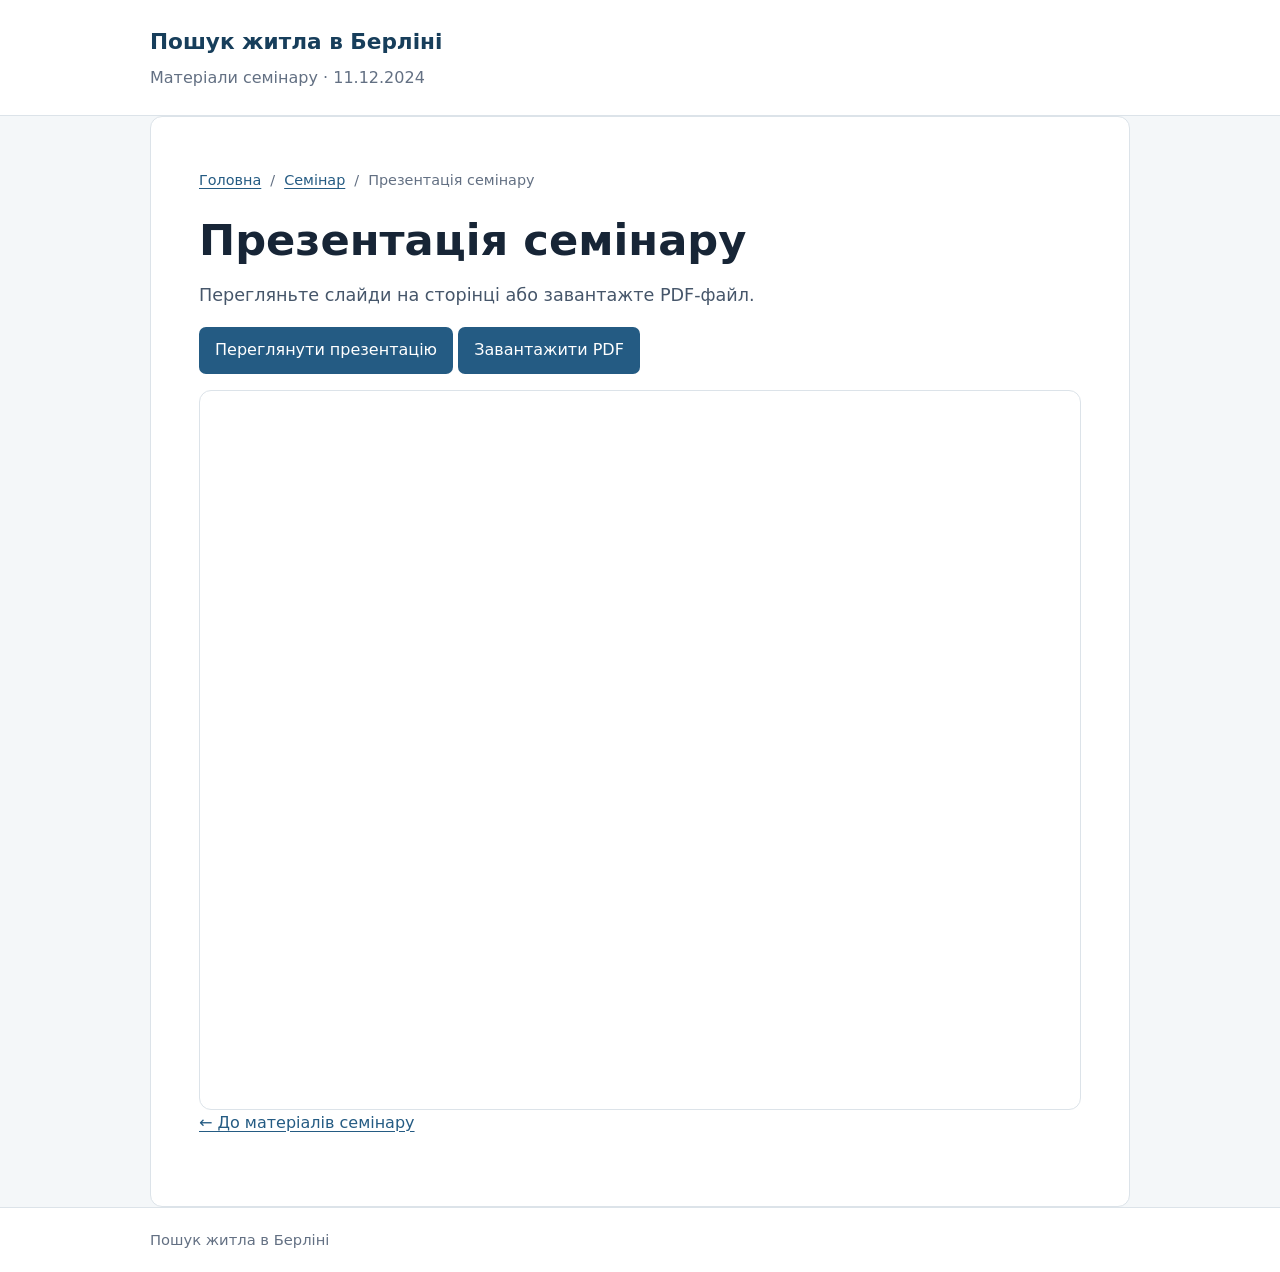
<file: seminars/seminar-1/presentation/index.html>
<!doctype html><html lang="uk"><head><meta charset="utf-8"><meta name="viewport" content="width=device-width, initial-scale=1"><title>Презентація семінару</title><link rel="stylesheet" href="../../../css/style.css"></head><body>
<header class="site-header"><div class="container"><a class="site-title" href="../../../index.html">Пошук житла в Берліні</a><p class="site-subtitle">Матеріали семінару · 11.12.2024</p></div></header>
<main class="container document"><nav class="breadcrumbs"><a href="../../../index.html">Головна</a><span>/</span><a href="../index.html">Семінар</a><span>/</span><span>Презентація семінару</span></nav><h1>Презентація семінару</h1><p class="lead">Перегляньте слайди на сторінці або завантажте PDF-файл.</p>
<p><a class="button-link" href="#presentation-view">Переглянути презентацію</a> <a class="button-link" href="2024_07_15_Prasentation%20Wohnungssuche.pdf" download>Завантажити PDF</a></p>
<div id="presentation-view"><iframe src="2024_07_15_Prasentation%20Wohnungssuche.pdf" title="Презентація семінару про пошук житла в Берліні" style="display:block;width:100%;height:80vh;min-height:480px;border:1px solid #dce3e9;border-radius:12px"></iframe></div>
<p><a href="../index.html">← До матеріалів семінару</a></p></main><footer class="site-footer"><div class="container">Пошук житла в Берліні</div></footer></body></html>
</file>
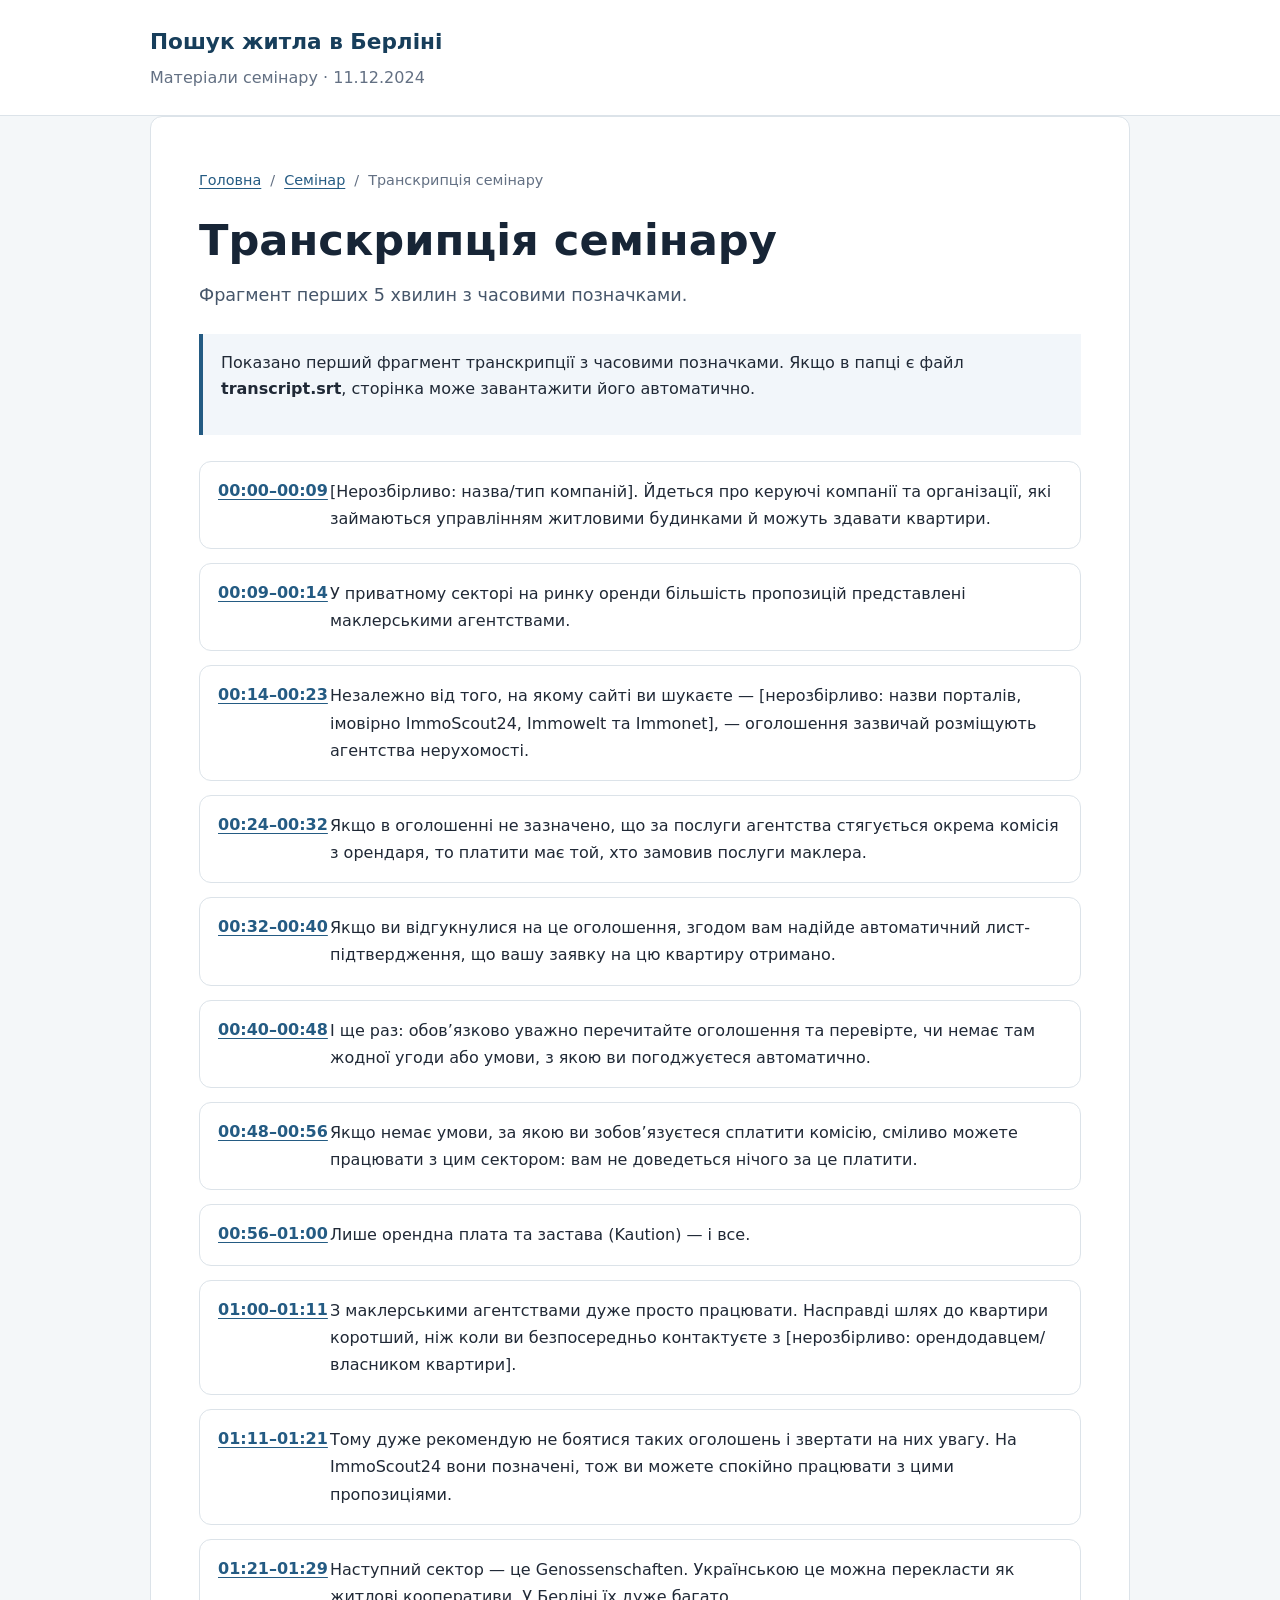
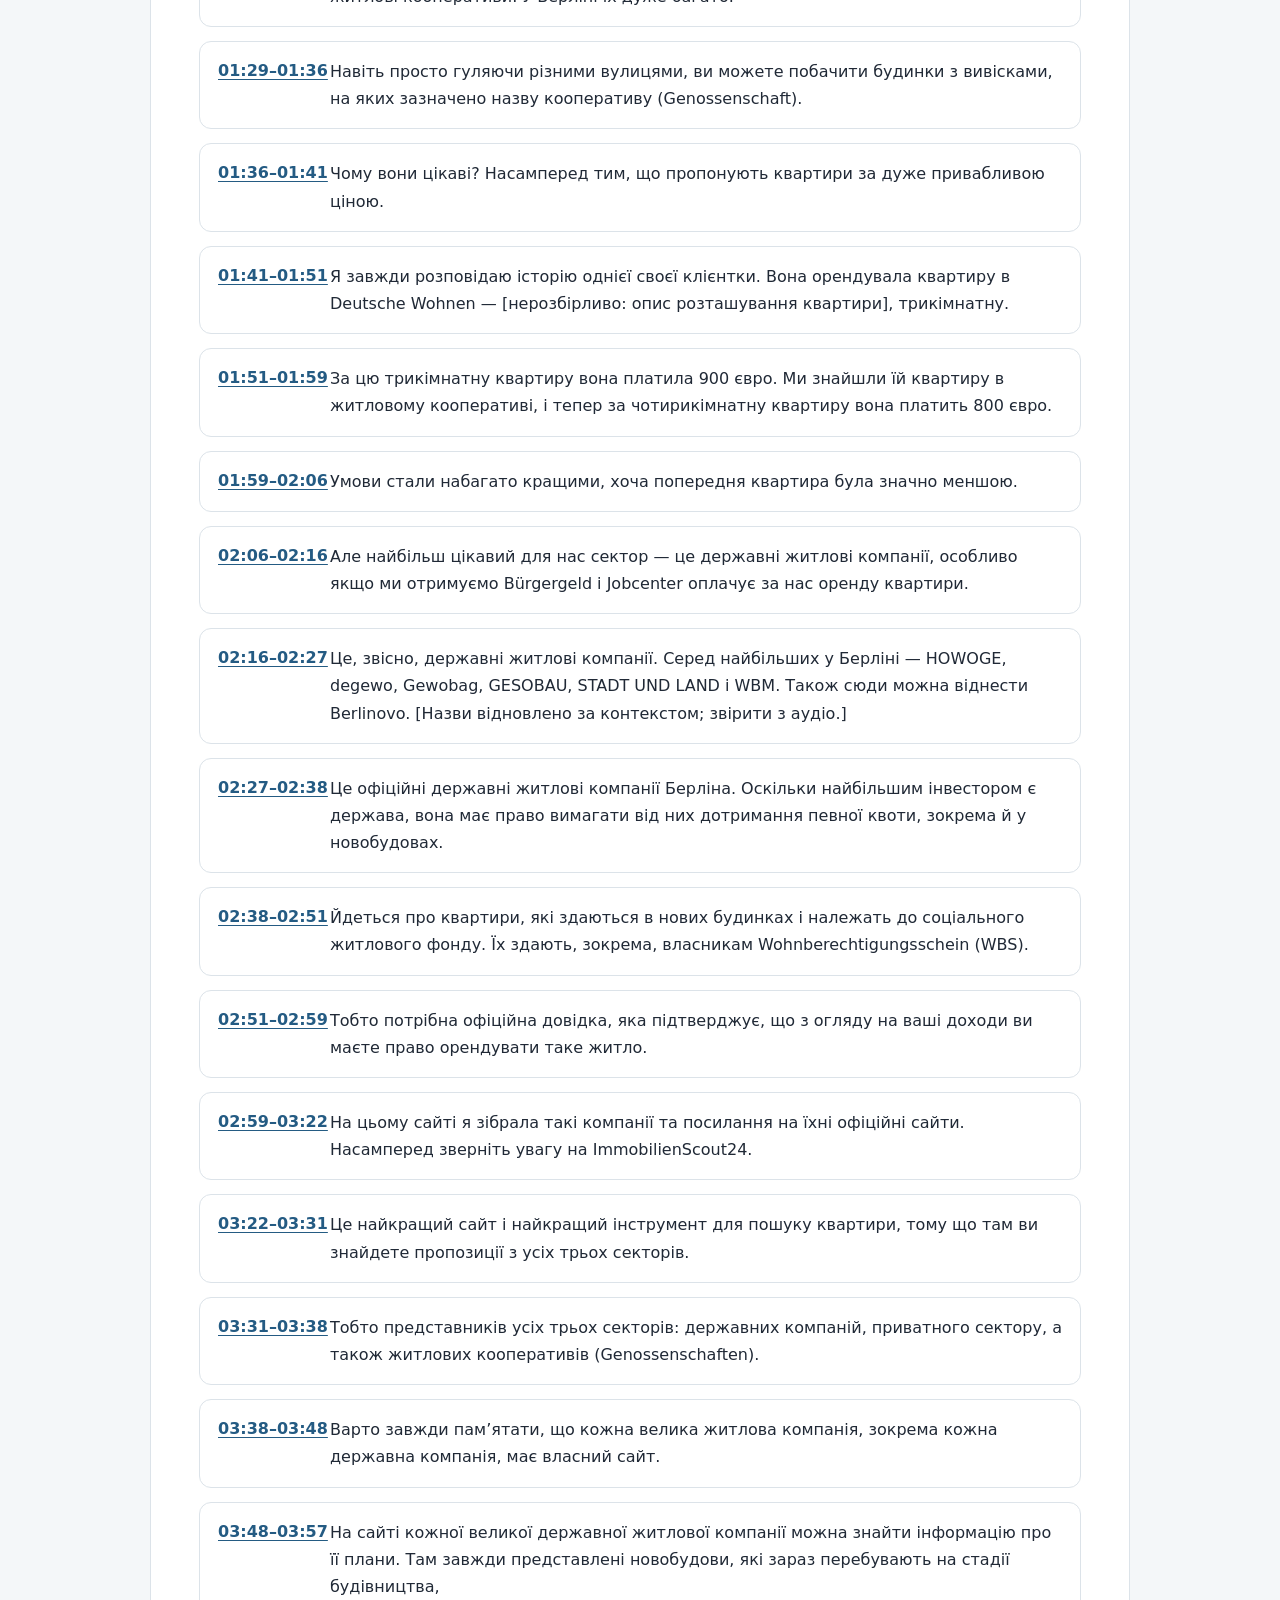
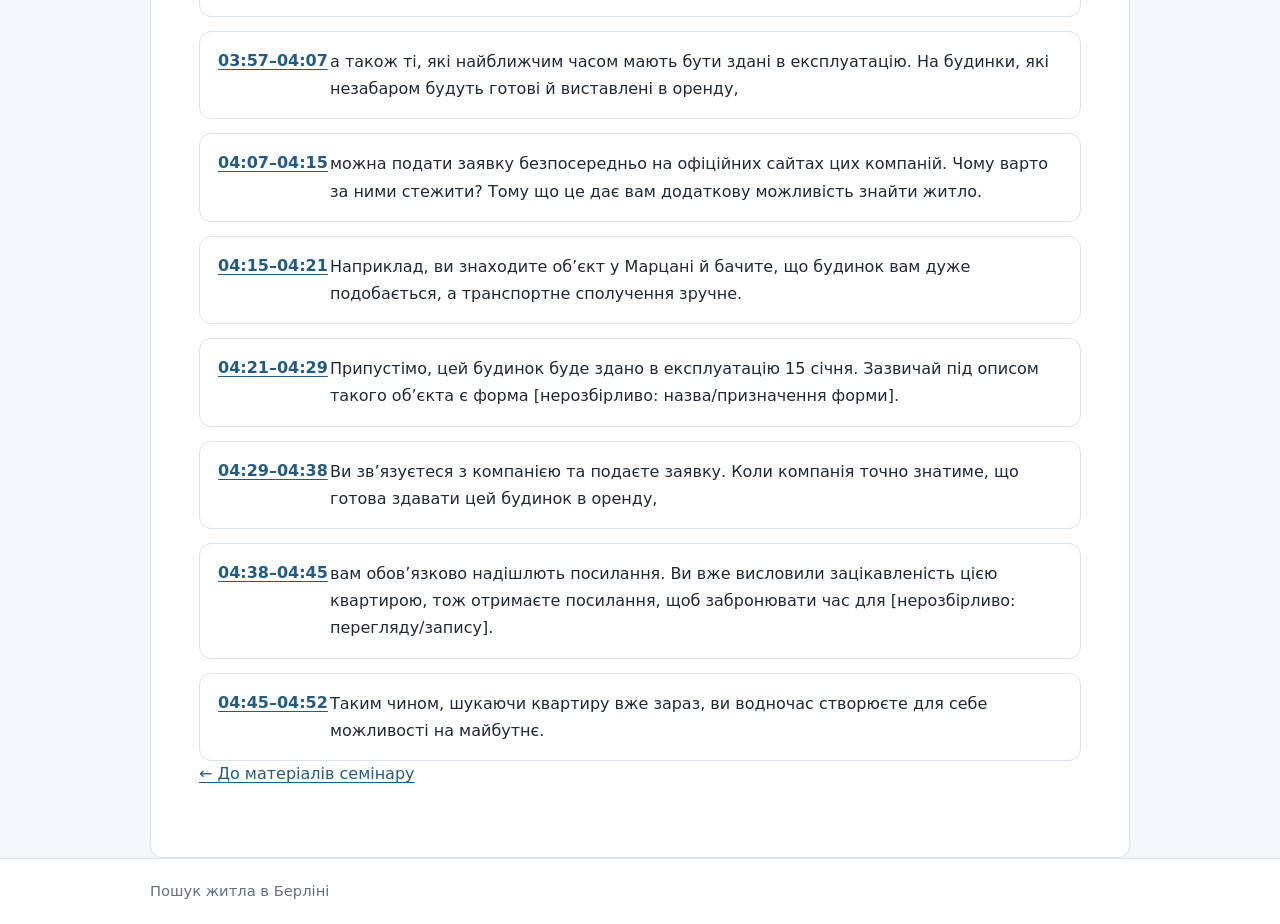
<file: seminars/seminar-1/transcript/index.html>
<!doctype html>
<html lang="uk">
<head>
  <meta charset="utf-8">
  <meta name="viewport" content="width=device-width, initial-scale=1">
  <title>Транскрипція семінару</title>
  <link rel="stylesheet" href="../../../css/style.css">
  <style>
    .transcript-list {
      display: grid;
      gap: 14px;
      margin-top: 26px;
    }
    .transcript-item {
      display: grid;
      grid-template-columns: 96px 1fr;
      gap: 16px;
      padding: 16px 18px;
      background: #fff;
      border: 1px solid #dce3e9;
      border-radius: 12px;
    }
    .timecode {
      color: #245b83;
      font-weight: 700;
      font-variant-numeric: tabular-nums;
      white-space: nowrap;
      align-self: start;
    }
    .transcript-text {
      margin: 0;
      color: #202936;
      line-height: 1.7;
    }
    @media (max-width: 640px) {
      .transcript-item {
        grid-template-columns: 1fr;
        gap: 6px;
      }
    }
  </style>
</head>
<body>
<header class="site-header">
  <div class="container">
    <a class="site-title" href="../../../index.html">Пошук житла в Берліні</a>
    <p class="site-subtitle">Матеріали семінару · 11.12.2024</p>
  </div>
</header>

<main class="container document">
  <nav class="breadcrumbs">
    <a href="../../../index.html">Головна</a>
    <span>/</span>
    <a href="../index.html">Семінар</a>
    <span>/</span>
    <span>Транскрипція семінару</span>
  </nav>

  <h1>Транскрипція семінару</h1>
  <p class="lead">Фрагмент перших 5 хвилин з часовими позначками.</p>

  <div class="notice">
    <p>Показано перший фрагмент транскрипції з часовими позначками. Якщо в папці є файл <strong>transcript.srt</strong>, сторінка може завантажити його автоматично.</p>
  </div>

  <div id="transcript-entries" class="transcript-list" aria-live="polite"></div>

  <p><a href="../index.html">← До матеріалів семінару</a></p>
</main>

<footer class="site-footer">
  <div class="container">Пошук житла в Берліні</div>
</footer>

<script>
  const fallbackSrt = `
1
00:00:00,000 --> 00:00:09,000
[Нерозбірливо: назва/тип компаній]. Йдеться про керуючі компанії та організації, які займаються управлінням житловими будинками й можуть здавати квартири.

2
00:00:09,000 --> 00:00:14,000
У приватному секторі на ринку оренди більшість пропозицій представлені маклерськими агентствами.

3
00:00:14,000 --> 00:00:23,000
Незалежно від того, на якому сайті ви шукаєте — [нерозбірливо: назви порталів, імовірно ImmoScout24, Immowelt та Immonet], — оголошення зазвичай розміщують агентства нерухомості.

4
00:00:24,000 --> 00:00:32,000
Якщо в оголошенні не зазначено, що за послуги агентства стягується окрема комісія з орендаря, то платити має той, хто замовив послуги маклера.

5
00:00:32,000 --> 00:00:40,000
Якщо ви відгукнулися на це оголошення, згодом вам надійде автоматичний лист-підтвердження, що вашу заявку на цю квартиру отримано.

6
00:00:40,000 --> 00:00:48,000
І ще раз: обов’язково уважно перечитайте оголошення та перевірте, чи немає там жодної угоди або умови, з якою ви погоджуєтеся автоматично.

7
00:00:48,000 --> 00:00:56,000
Якщо немає умови, за якою ви зобов’язуєтеся сплатити комісію, сміливо можете працювати з цим сектором: вам не доведеться нічого за це платити.

8
00:00:56,000 --> 00:01:00,000
Лише орендна плата та застава (Kaution) — і все.

9
00:01:00,000 --> 00:01:11,000
З маклерськими агентствами дуже просто працювати. Насправді шлях до квартири коротший, ніж коли ви безпосередньо контактуєте з [нерозбірливо: орендодавцем/власником квартири].

10
00:01:11,000 --> 00:01:21,000
Тому дуже рекомендую не боятися таких оголошень і звертати на них увагу. На ImmoScout24 вони позначені, тож ви можете спокійно працювати з цими пропозиціями.

11
00:01:21,000 --> 00:01:29,000
Наступний сектор — це Genossenschaften. Українською це можна перекласти як житлові кооперативи. У Берліні їх дуже багато.

12
00:01:29,000 --> 00:01:36,000
Навіть просто гуляючи різними вулицями, ви можете побачити будинки з вивісками, на яких зазначено назву кооперативу (Genossenschaft).

13
00:01:36,000 --> 00:01:41,000
Чому вони цікаві? Насамперед тим, що пропонують квартири за дуже привабливою ціною.

14
00:01:41,000 --> 00:01:51,000
Я завжди розповідаю історію однієї своєї клієнтки. Вона орендувала квартиру в Deutsche Wohnen — [нерозбірливо: опис розташування квартири], трикімнатну.

15
00:01:51,000 --> 00:01:59,000
За цю трикімнатну квартиру вона платила 900 євро. Ми знайшли їй квартиру в житловому кооперативі, і тепер за чотирикімнатну квартиру вона платить 800 євро.

16
00:01:59,000 --> 00:02:06,000
Умови стали набагато кращими, хоча попередня квартира була значно меншою.

17
00:02:06,000 --> 00:02:16,000
Але найбільш цікавий для нас сектор — це державні житлові компанії, особливо якщо ми отримуємо Bürgergeld і Jobcenter оплачує за нас оренду квартири.

18
00:02:16,000 --> 00:02:27,000
Це, звісно, державні житлові компанії. Серед найбільших у Берліні — HOWOGE, degewo, Gewobag, GESOBAU, STADT UND LAND і WBM. Також сюди можна віднести Berlinovo. [Назви відновлено за контекстом; звірити з аудіо.]

19
00:02:27,000 --> 00:02:38,000
Це офіційні державні житлові компанії Берліна. Оскільки найбільшим інвестором є держава, вона має право вимагати від них дотримання певної квоти, зокрема й у новобудовах.

20
00:02:38,000 --> 00:02:51,000
Йдеться про квартири, які здаються в нових будинках і належать до соціального житлового фонду. Їх здають, зокрема, власникам Wohnberechtigungsschein (WBS).

21
00:02:51,000 --> 00:02:59,000
Тобто потрібна офіційна довідка, яка підтверджує, що з огляду на ваші доходи ви маєте право орендувати таке житло.

22
00:02:59,000 --> 00:03:22,000
На цьому сайті я зібрала такі компанії та посилання на їхні офіційні сайти. Насамперед зверніть увагу на ImmobilienScout24.

23
00:03:22,000 --> 00:03:31,000
Це найкращий сайт і найкращий інструмент для пошуку квартири, тому що там ви знайдете пропозиції з усіх трьох секторів.

24
00:03:31,000 --> 00:03:38,000
Тобто представників усіх трьох секторів: державних компаній, приватного сектору, а також житлових кооперативів (Genossenschaften).

25
00:03:38,000 --> 00:03:48,000
Варто завжди пам’ятати, що кожна велика житлова компанія, зокрема кожна державна компанія, має власний сайт.

26
00:03:48,000 --> 00:03:57,000
На сайті кожної великої державної житлової компанії можна знайти інформацію про її плани. Там завжди представлені новобудови, які зараз перебувають на стадії будівництва,

27
00:03:57,000 --> 00:04:07,000
а також ті, які найближчим часом мають бути здані в експлуатацію. На будинки, які незабаром будуть готові й виставлені в оренду,

28
00:04:07,000 --> 00:04:15,000
можна подати заявку безпосередньо на офіційних сайтах цих компаній. Чому варто за ними стежити? Тому що це дає вам додаткову можливість знайти житло.

29
00:04:15,000 --> 00:04:21,000
Наприклад, ви знаходите об’єкт у Марцані й бачите, що будинок вам дуже подобається, а транспортне сполучення зручне.

30
00:04:21,000 --> 00:04:29,000
Припустімо, цей будинок буде здано в експлуатацію 15 січня. Зазвичай під описом такого об’єкта є форма [нерозбірливо: назва/призначення форми].

31
00:04:29,000 --> 00:04:38,000
Ви зв’язуєтеся з компанією та подаєте заявку. Коли компанія точно знатиме, що готова здавати цей будинок в оренду,

32
00:04:38,000 --> 00:04:45,000
вам обов’язково надішлють посилання. Ви вже висловили зацікавленість цією квартирою, тож отримаєте посилання, щоб забронювати час для [нерозбірливо: перегляду/запису].

33
00:04:45,000 --> 00:04:52,000
Таким чином, шукаючи квартиру вже зараз, ви водночас створюєте для себе можливості на майбутнє.
`;

  function parseSrt(text) {
    const blocks = text.trim().split(/\n\s*\n/).filter(Boolean);

    return blocks.map((block) => {
      const lines = block.split(/\n/);
      const timingLine = lines.find((line) => line.includes('-->')) || '';
      const textLines = lines.filter((line) => !line.includes('-->') && !/^\d+$/.test(line.trim()));

      if (!timingLine) {
        return null;
      }

      const [startRaw, endRaw] = timingLine.split('-->').map((part) => part.trim());

      return {
        start: startRaw,
        end: endRaw,
        text: textLines.join('<br>')
      };
    }).filter(Boolean);
  }

  function formatTimecode(value) {
    const normalized = value.replace(',', '.');
    const [timePart] = normalized.split('.');
    const [hours, minutes, seconds] = timePart.split(':').map(Number);
    const totalSeconds = hours * 3600 + minutes * 60 + seconds;
    const mm = String(Math.floor(totalSeconds / 60)).padStart(2, '0');
    const ss = String(totalSeconds % 60).padStart(2, '0');
    return `${mm}:${ss}`;
  }

  function timecodeSeconds(value) {
    const [timePart] = value.replace(',', '.').split('.');
    const [hours, minutes, seconds] = timePart.split(':').map(Number);
    return hours * 3600 + minutes * 60 + seconds;
  }

  function renderTranscript(entries) {
    const container = document.getElementById('transcript-entries');

    if (!container) return;

    container.innerHTML = entries.map((entry) => {
      const startSeconds = timecodeSeconds(entry.start);
      return `
      <article class="transcript-item">
        <div class="timecode"><a href="../audio/index.html#t=${startSeconds}" aria-label="Прослухати з ${formatTimecode(entry.start)}">${formatTimecode(entry.start)}–${formatTimecode(entry.end)}</a></div>
        <p class="transcript-text">${entry.text}</p>
      </article>
    `;
    }).join('');
  }

  async function loadTranscript() {
    try {
      const response = await fetch('transcript.srt', { cache: 'no-store' });
      const text = response.ok ? await response.text() : fallbackSrt;
      renderTranscript(parseSrt(text));
    } catch (error) {
      renderTranscript(parseSrt(fallbackSrt));
    }
  }

  loadTranscript();
</script>
</body>
</html>
</file>
<file: css/style.css>
/* Спільні стилі сайту */
:root{--ink:#202936;--muted:#637083;--brand:#245b83;--brand-dark:#173e5b;--line:#dce3e9;--surface:#f4f7f9;--paper:#fff;--content-width:980px}
*{box-sizing:border-box}html{scroll-behavior:smooth}body{margin:0;background:var(--surface);color:var(--ink);font:16px/1.65 system-ui,-apple-system,"Segoe UI",sans-serif}a{color:var(--brand);text-underline-offset:3px}a:hover{color:var(--brand-dark)}.container{width:min(var(--content-width),calc(100% - 36px));margin-inline:auto}.site-header{background:var(--paper);border-bottom:1px solid var(--line);padding:24px 0}.site-title{color:var(--brand-dark);font-size:1.35rem;font-weight:750;text-decoration:none}.site-subtitle{margin:5px 0 0;color:var(--muted)}main.container{padding-top:32px;padding-bottom:54px}h1,h2,h3{line-height:1.25;color:#172536}h1{font-size:clamp(2rem,5vw,2.7rem);margin:12px 0 14px}h2{margin-top:1.5em}p{margin:0 0 1em}.lead{color:#46566a;font-size:1.1rem;max-width:760px}.eyebrow,.muted{color:var(--muted)}.eyebrow{font-size:.9rem;font-weight:650;margin-bottom:6px}.seminar-card,.material-card,.document{background:var(--paper);border:1px solid var(--line);border-radius:12px}.seminar-card{padding:24px}.materials-grid{display:grid;grid-template-columns:repeat(auto-fit,minmax(230px,1fr));gap:16px;margin-top:26px}.material-card{display:flex;flex-direction:column;gap:8px;padding:22px;color:var(--ink);text-decoration:none}.material-card:hover{border-color:var(--brand)}.material-card strong{color:var(--brand-dark);font-size:1.08rem}.material-card span{color:var(--muted)}.document{padding:clamp(22px,5vw,48px)}.breadcrumbs{display:flex;flex-wrap:wrap;gap:9px;color:var(--muted);font-size:.9rem;margin:20px auto}.notice{background:#f2f6fa;border-left:4px solid var(--brand);padding:16px 18px;margin:24px 0}.site-footer{background:var(--paper);border-top:1px solid var(--line);color:var(--muted);padding:20px 0;font-size:.92rem}.button-link{display:inline-block;background:var(--brand);color:#fff;padding:10px 16px;border-radius:7px;text-decoration:none}audio{display:block;width:100%;margin:22px 0}#TOC{background:#f4f7f9;border:1px solid var(--line);border-radius:10px;padding:18px 24px;margin:24px auto;max-width:var(--content-width)}#TOC ul{padding-left:1.4rem}#TOC li{margin:.25em 0}#TOC a{text-decoration:none}#TOC a:hover{text-decoration:underline}body>header#title-block-header,body>main,body>nav#TOC{max-width:var(--content-width);margin-left:auto;margin-right:auto}body>header#title-block-header{padding:10px 18px 0}body>header#title-block-header h1{font-size:2rem}body>p,body>h2,body>h3,body>ol,body>ul,body>table{max-width:var(--content-width);margin-left:auto;margin-right:auto;padding-left:18px;padding-right:18px}table{border-collapse:collapse;width:100%;margin:1.5em 0}th,td{border:1px solid var(--line);padding:8px 10px;text-align:left;vertical-align:top}th{background:#f2f6fa}section{scroll-margin-top:20px}code{background:#eef1f4;padding:2px 5px;border-radius:4px}@media(max-width:600px){.container{width:calc(100% - 24px)}main.container{padding-top:22px}}
</file>
